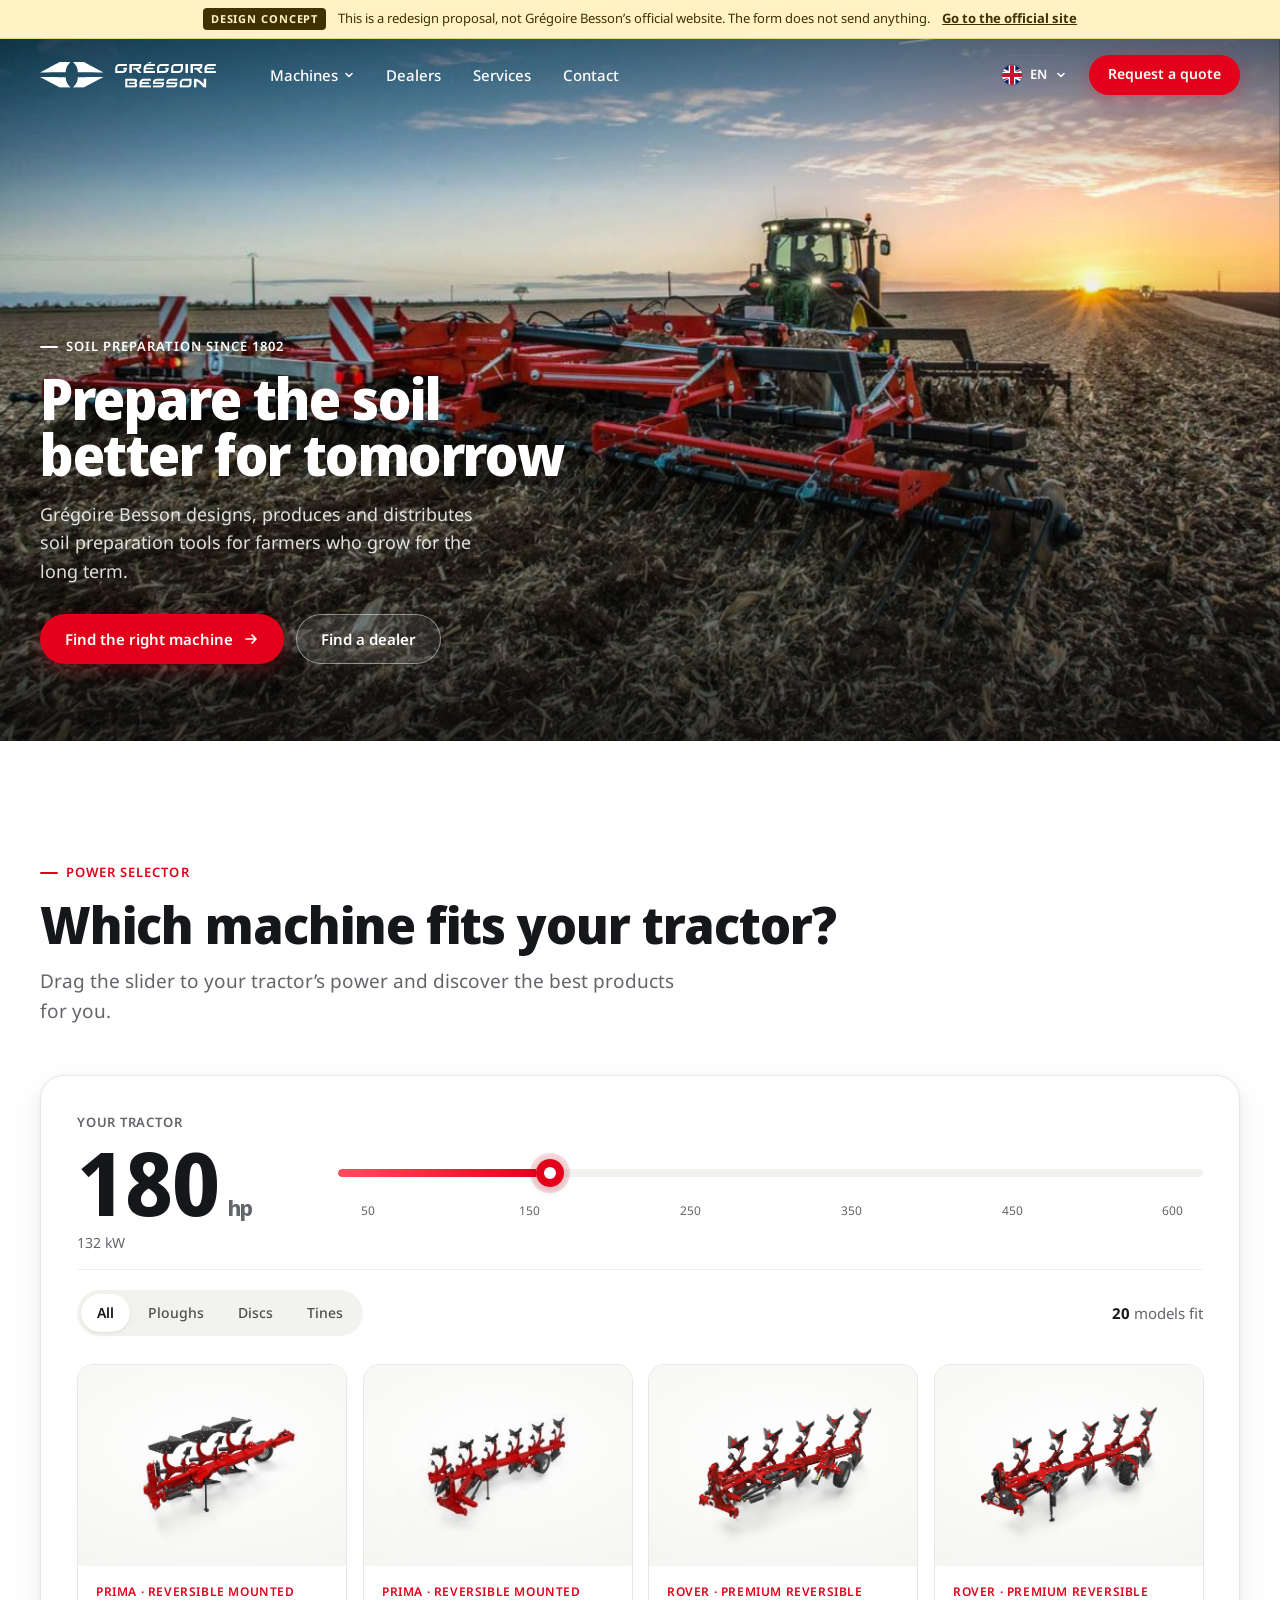
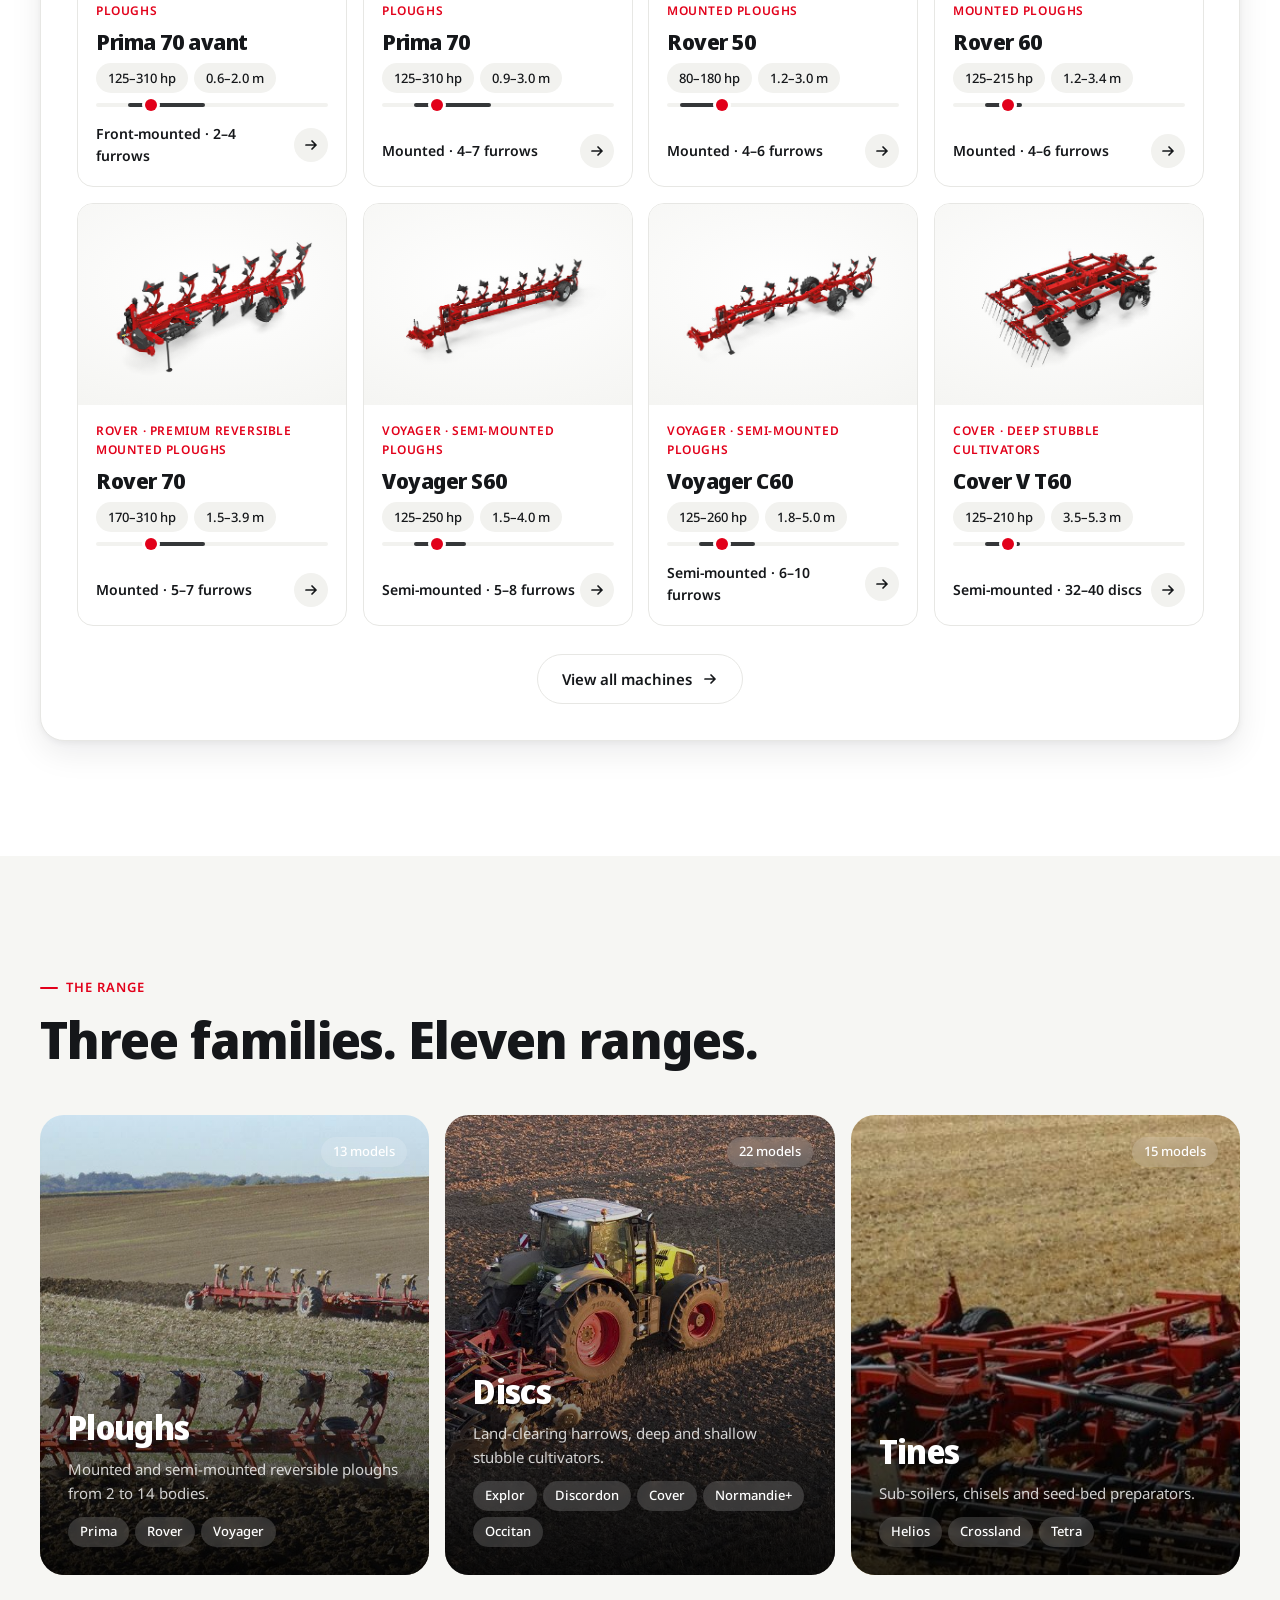
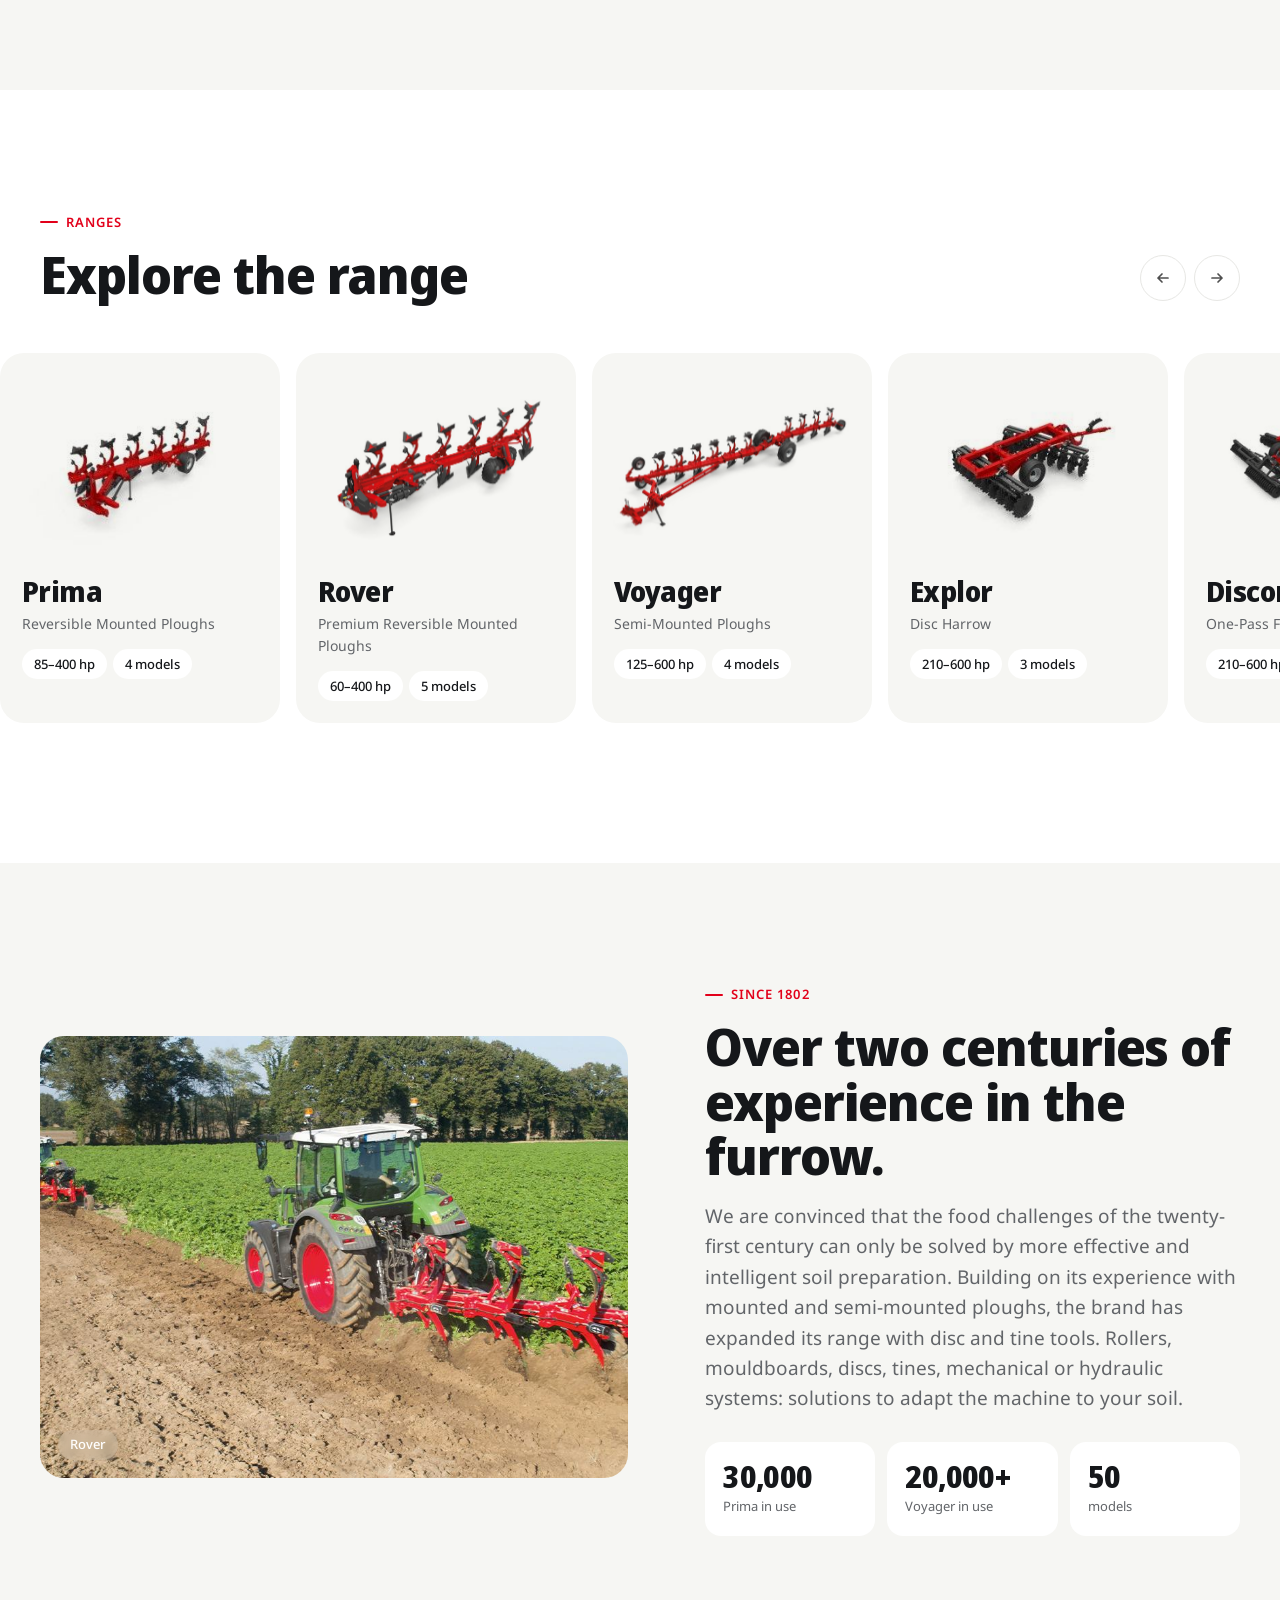
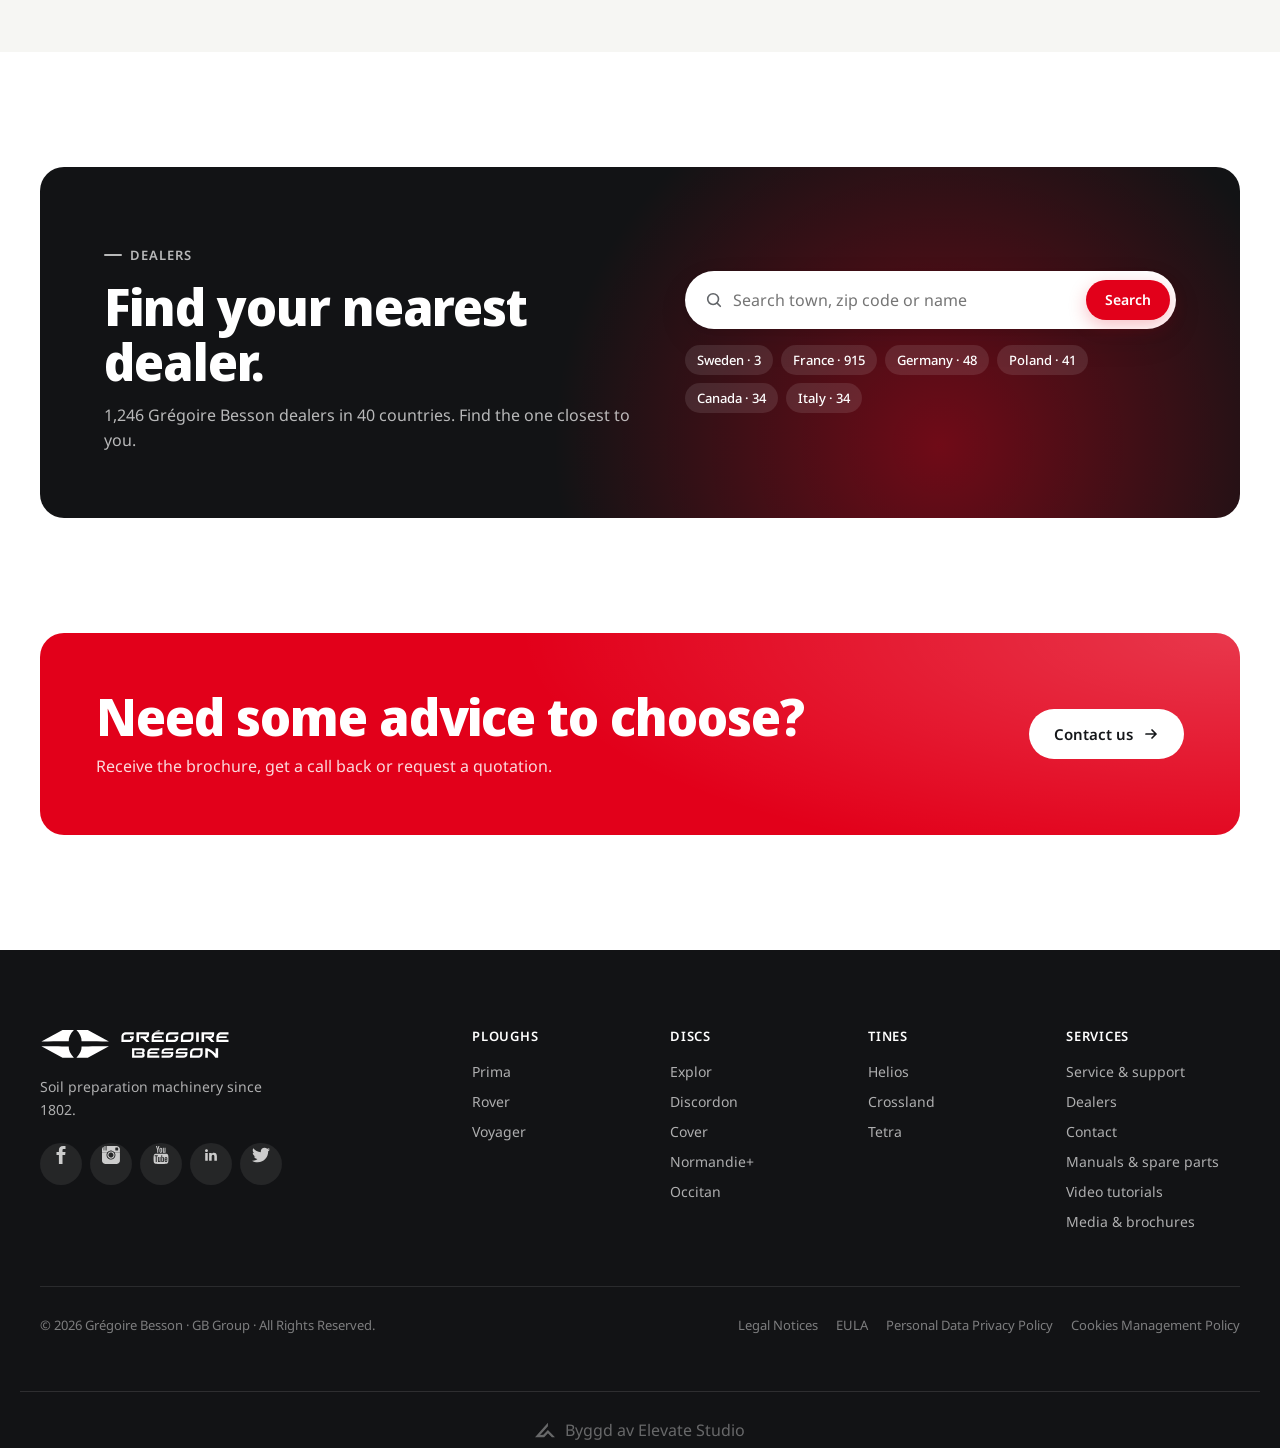
<file: index.html>
<!doctype html>
<html lang="en">
<head>
  <meta charset="utf-8">
  <meta name="viewport" content="width=device-width, initial-scale=1, viewport-fit=cover">
  <title>Grégoire Besson</title>
  <meta name="description" content="">
  <meta name="robots" content="noindex, nofollow">
  <meta name="theme-color" content="#e2001a">
  <link rel="icon" type="image/png" sizes="32x32" href="assets/img/logo/favicon-32.png">
  <link rel="apple-touch-icon" href="assets/img/logo/apple-icon.png">
  <link rel="preconnect" href="https://fonts.googleapis.com">
  <link rel="preconnect" href="https://fonts.gstatic.com" crossorigin>
  <link href="https://fonts.googleapis.com/css2?family=Noto+Sans+Display:ital,wght@0,500;0,600;0,700;0,800;1,700&family=Noto+Sans:wght@400;500;600;700&display=swap" rel="stylesheet">
  <link rel="stylesheet" href="assets/css/style.css">
  <script>
    // Preload the hero photo when the visitor lands on the home page
    if (!location.hash || location.hash === '#/' || location.hash === '#') {
      var l = document.createElement('link');
      l.rel = 'preload'; l.as = 'image'; l.fetchPriority = 'high';
      l.href = 'assets/img/field/hero-home-1280.jpg';
      l.setAttribute('imagesrcset', 'assets/img/field/hero-home-800.jpg 800w, assets/img/field/hero-home-1280.jpg 1280w, assets/img/field/hero-home-1920.jpg 1920w');
      l.setAttribute('imagesizes', '100vw');
      document.head.appendChild(l);
    }
  </script>
</head>
<body>
  <a class="skip" href="#app">Skip to content</a>

  <!-- Concept disclaimer: this is a redesign proposal, not the official site -->
  <div class="concept" role="note">
    <strong data-i18n="concept.label"></strong>
    <span data-i18n="concept.text"></span>
    <a href="https://www.gregoire-besson.com" data-i18n="concept.link"></a>
  </div>

  <header class="header" id="header">
    <div class="header__bar">
      <a class="header__logo" href="#/" aria-label="Grégoire Besson">
        <img class="logo-white" src="assets/img/logo/logo-h.svg" alt="Grégoire Besson" width="176" height="26">
        <img class="logo-red" src="assets/img/logo/logo-h-red.svg" alt="" width="176" height="26">
      </a>

      <nav class="nav" aria-label="Main">
        <button class="nav__link" id="megaBtn" aria-expanded="false" aria-controls="mega">
          <span data-i18n="nav.machines"></span>
          <svg class="chev" width="10" height="10" viewBox="0 0 10 10" aria-hidden="true"><path d="M2 3.5l3 3 3-3" fill="none" stroke="currentColor" stroke-width="1.6" stroke-linecap="round" stroke-linejoin="round"/></svg>
        </button>
        <a class="nav__link" href="#/aterforsaljare" data-route="dealers" data-i18n="nav.dealers"></a>
        <a class="nav__link" href="#/service" data-route="service" data-i18n="nav.services"></a>
        <a class="nav__link" href="#/kontakt" data-route="contact" data-i18n="nav.contact"></a>
      </nav>

      <div class="header__end">
        <div class="lang">
          <button class="lang__btn" id="langBtn" aria-expanded="false" aria-controls="langMenu">
            <img class="flag" id="langFlag" src="assets/img/flags/en.svg" alt="" width="20" height="20">
            <span id="langCode">EN</span>
            <svg class="chev" width="10" height="10" viewBox="0 0 10 10" aria-hidden="true"><path d="M2 3.5l3 3 3-3" fill="none" stroke="currentColor" stroke-width="1.6" stroke-linecap="round" stroke-linejoin="round"/></svg>
          </button>
          <div class="pop pop--lang" id="langMenu" hidden>
            <p class="pop__label" data-i18n="nav.language"></p>
            <div id="langList"></div>
          </div>
        </div>
        <a class="btn btn--red btn--sm header__cta" href="#/kontakt?typ=2" data-i18n="nav.quote"></a>
        <button class="burger" id="burger" aria-expanded="false" aria-controls="sheet"><span></span><span></span><span class="sr" data-i18n="nav.menu"></span></button>
      </div>
    </div>

    <!-- Mega menu -->
    <div class="mega" id="mega" hidden>
      <div class="mega__inner">
        <div class="mega__cols" id="megaCols"></div>
        <aside class="mega__promo">
          <img src="assets/img/field/hero-home-800.jpg" alt="" loading="lazy">
          <div>
            <p class="mega__promo-title" data-i18n="nav.megaCta"></p>
            <p data-i18n="nav.megaCtaText"></p>
            <a class="btn btn--white btn--sm" href="#/maskiner" data-i18n="nav.megaCtaBtn"></a>
          </div>
        </aside>
      </div>
    </div>
  </header>

  <!-- Mobile sheet -->
  <div class="sheet" id="sheet" hidden>
    <div class="sheet__body" id="sheetBody"></div>
  </div>

  <main id="app" tabindex="-1"></main>

  <footer class="footer">
    <div class="footer__inner">
      <div class="footer__top">
        <div class="footer__brand">
          <img src="assets/img/logo/logo-h.svg" alt="Grégoire Besson" width="190" height="28">
          <p data-i18n="footer.tagline"></p>
          <ul class="social">
            <li><a href="https://www.facebook.com/GregoireBessonSAS/" aria-label="Facebook"><img src="assets/img/ui/facebook.svg" alt=""></a></li>
            <li><a href="https://www.instagram.com/gregoire.besson/" aria-label="Instagram"><img src="assets/img/ui/instagram.svg" alt=""></a></li>
            <li><a href="https://www.youtube.com/c/GregoireBessonSASofficial/" aria-label="YouTube"><img src="assets/img/ui/youtube.svg" alt=""></a></li>
            <li><a href="https://www.linkedin.com/company/the-real-gb-group/" aria-label="LinkedIn"><img src="assets/img/ui/linkedin.svg" alt=""></a></li>
            <li><a href="https://twitter.com/gbessonsas/" aria-label="X"><img src="assets/img/ui/twitter.svg" alt=""></a></li>
          </ul>
        </div>
        <div class="footer__cols" id="footerCols"></div>
      </div>
      <div class="footer__bottom">
        <span>© <span id="year"></span> Grégoire Besson · <a href="https://gb-group.co">GB Group</a> · <span data-i18n="footer.rights"></span></span>
        <ul class="footer__legal" id="legal"></ul>
      </div>
    </div>
  <!-- elevate-credit -->
<style>.elevate-credit{max-width:1240px;margin:24px auto 0;padding:20px 16px 0;border-top:1px solid rgba(128,128,128,.25);display:flex;justify-content:center;box-sizing:border-box}.elevate-credit a{display:inline-flex;align-items:center;gap:10px;padding:8px 0;font:inherit;font-size:15px;line-height:1;color:inherit;opacity:.55;text-decoration:none;transition:opacity .2s}.elevate-credit a:hover,.elevate-credit a:focus-visible{opacity:1}.elevate-credit svg{width:20px;height:20px;flex:none;display:block}@media(min-width:1024px){.elevate-credit a{font-size:16px}}</style>
<div class="elevate-credit"><a href="https://elevatestudio.nu" target="_blank" rel="noopener"><svg viewBox="0 0 1884.3 1353.9" aria-hidden="true"><path d="M0.0 1353.9 L1218.7 0.0 L1218.7 329.1 L479.7 1136.4 L786.7 1132.4 L1215.5 687.4 L1884.3 1349.9 L1590.1 1349.9 L1218.6 994.7 L865.4 1349.9Z" fill="currentColor"/></svg>Byggd av Elevate Studio</a></div>
</footer>

  <script src="assets/js/models.js"></script>
  <script src="assets/js/i18n.js"></script>
  <script src="assets/data/content.js"></script>
  <script src="assets/data/dealers.js"></script>
  <script src="assets/data/media.js"></script>
  <script src="assets/js/app.js"></script>
</body>
</html>
</file>
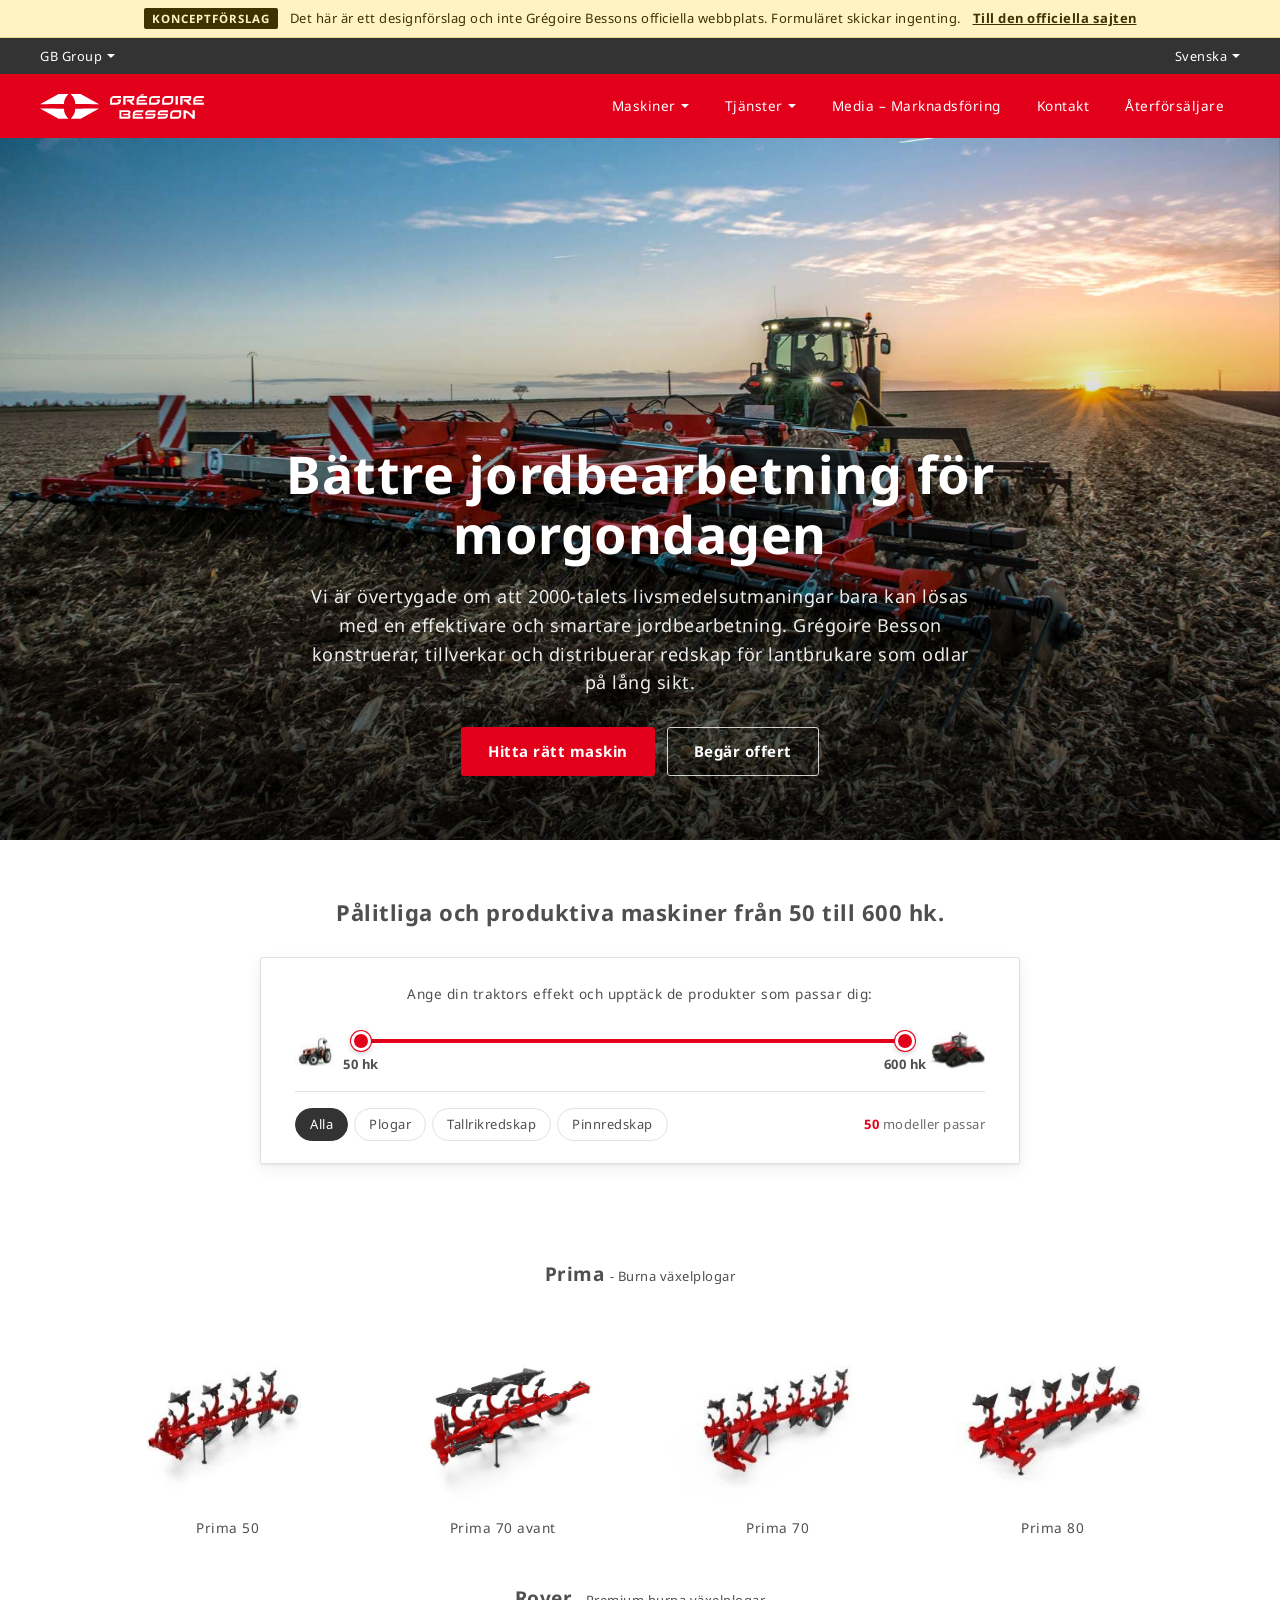
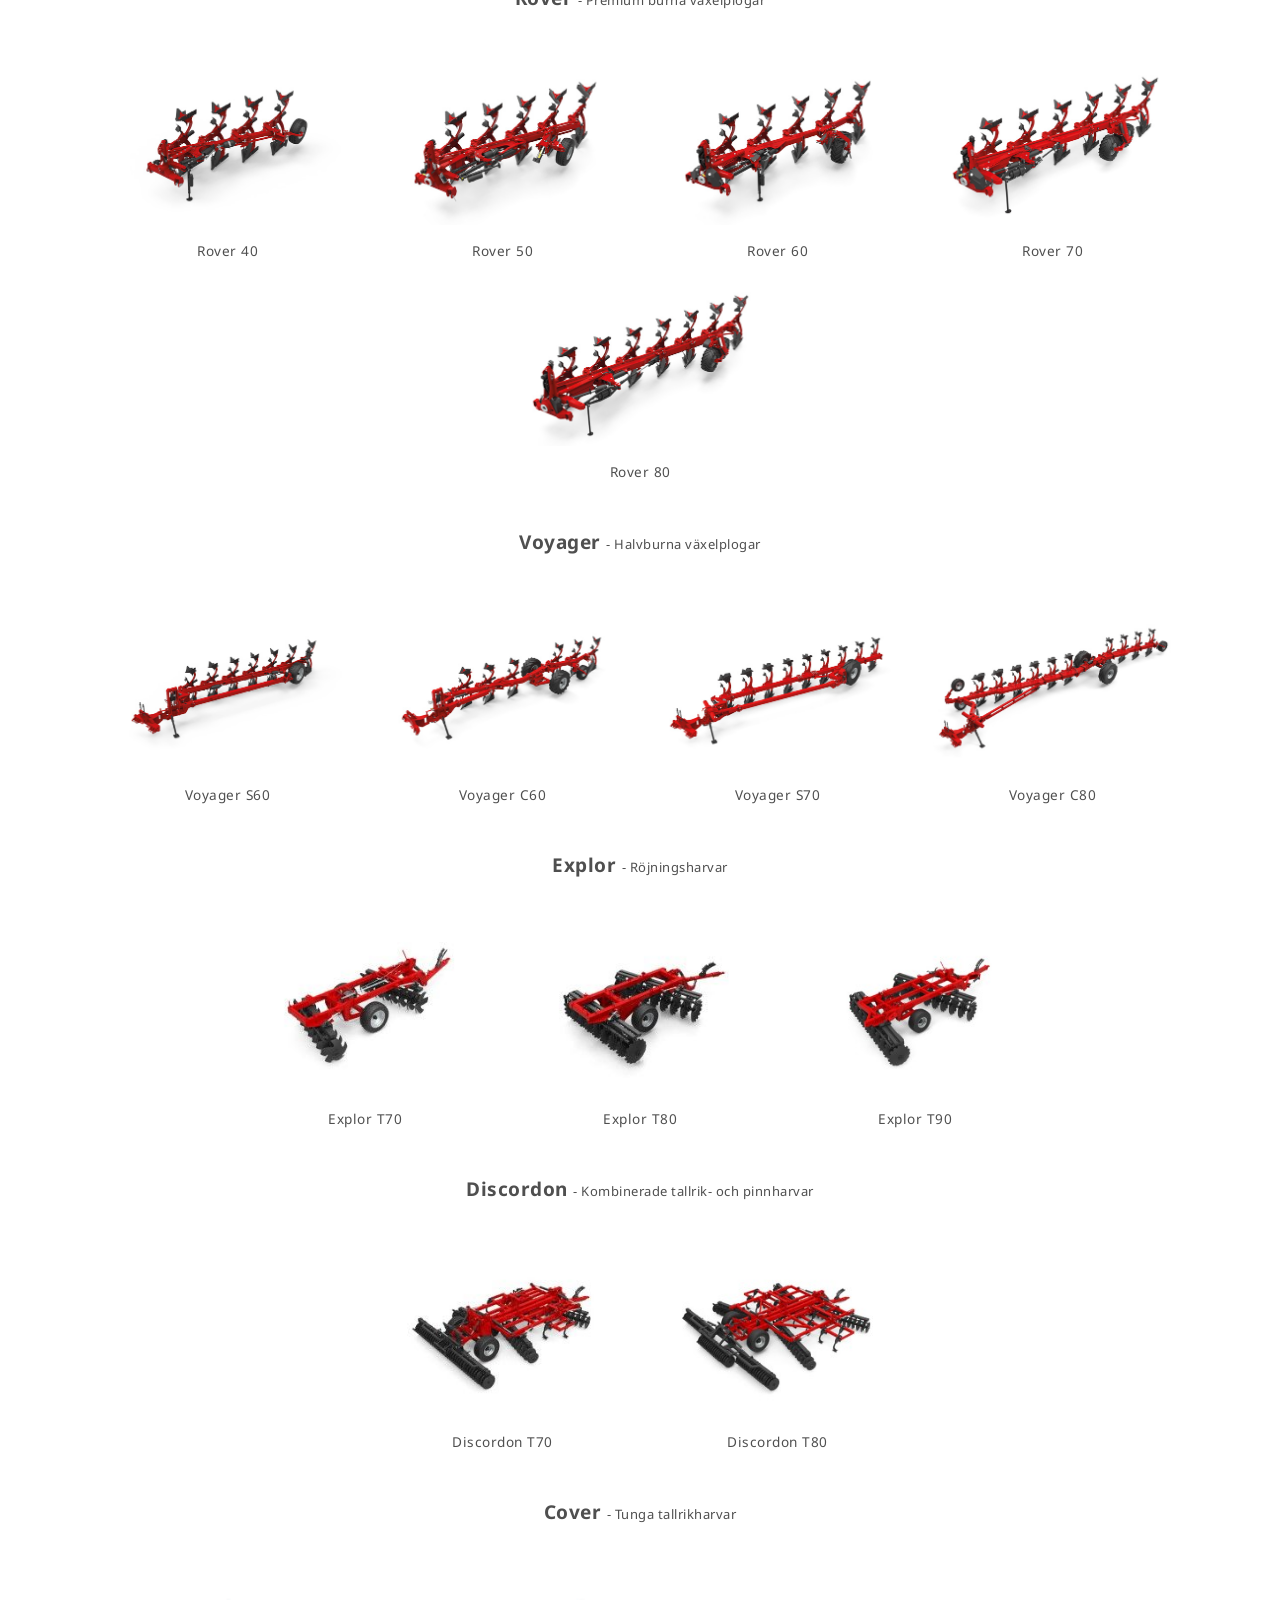
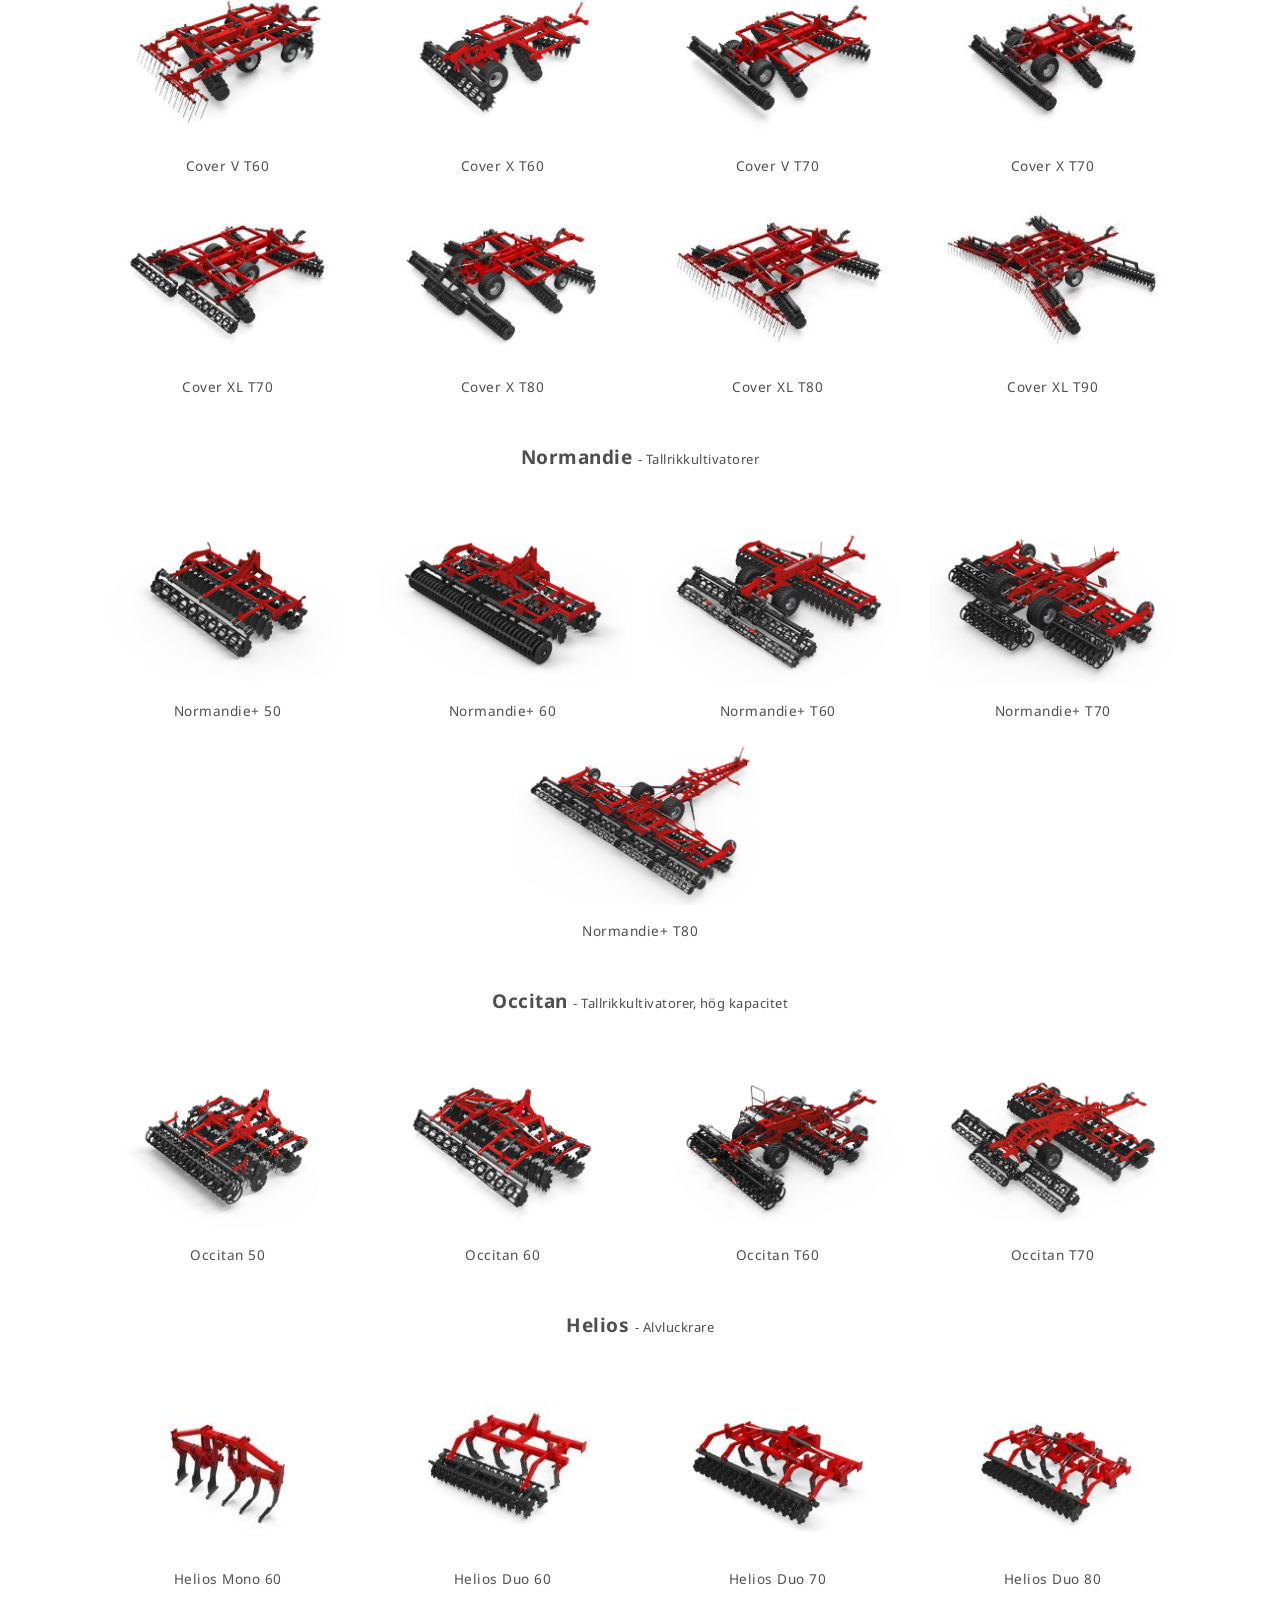
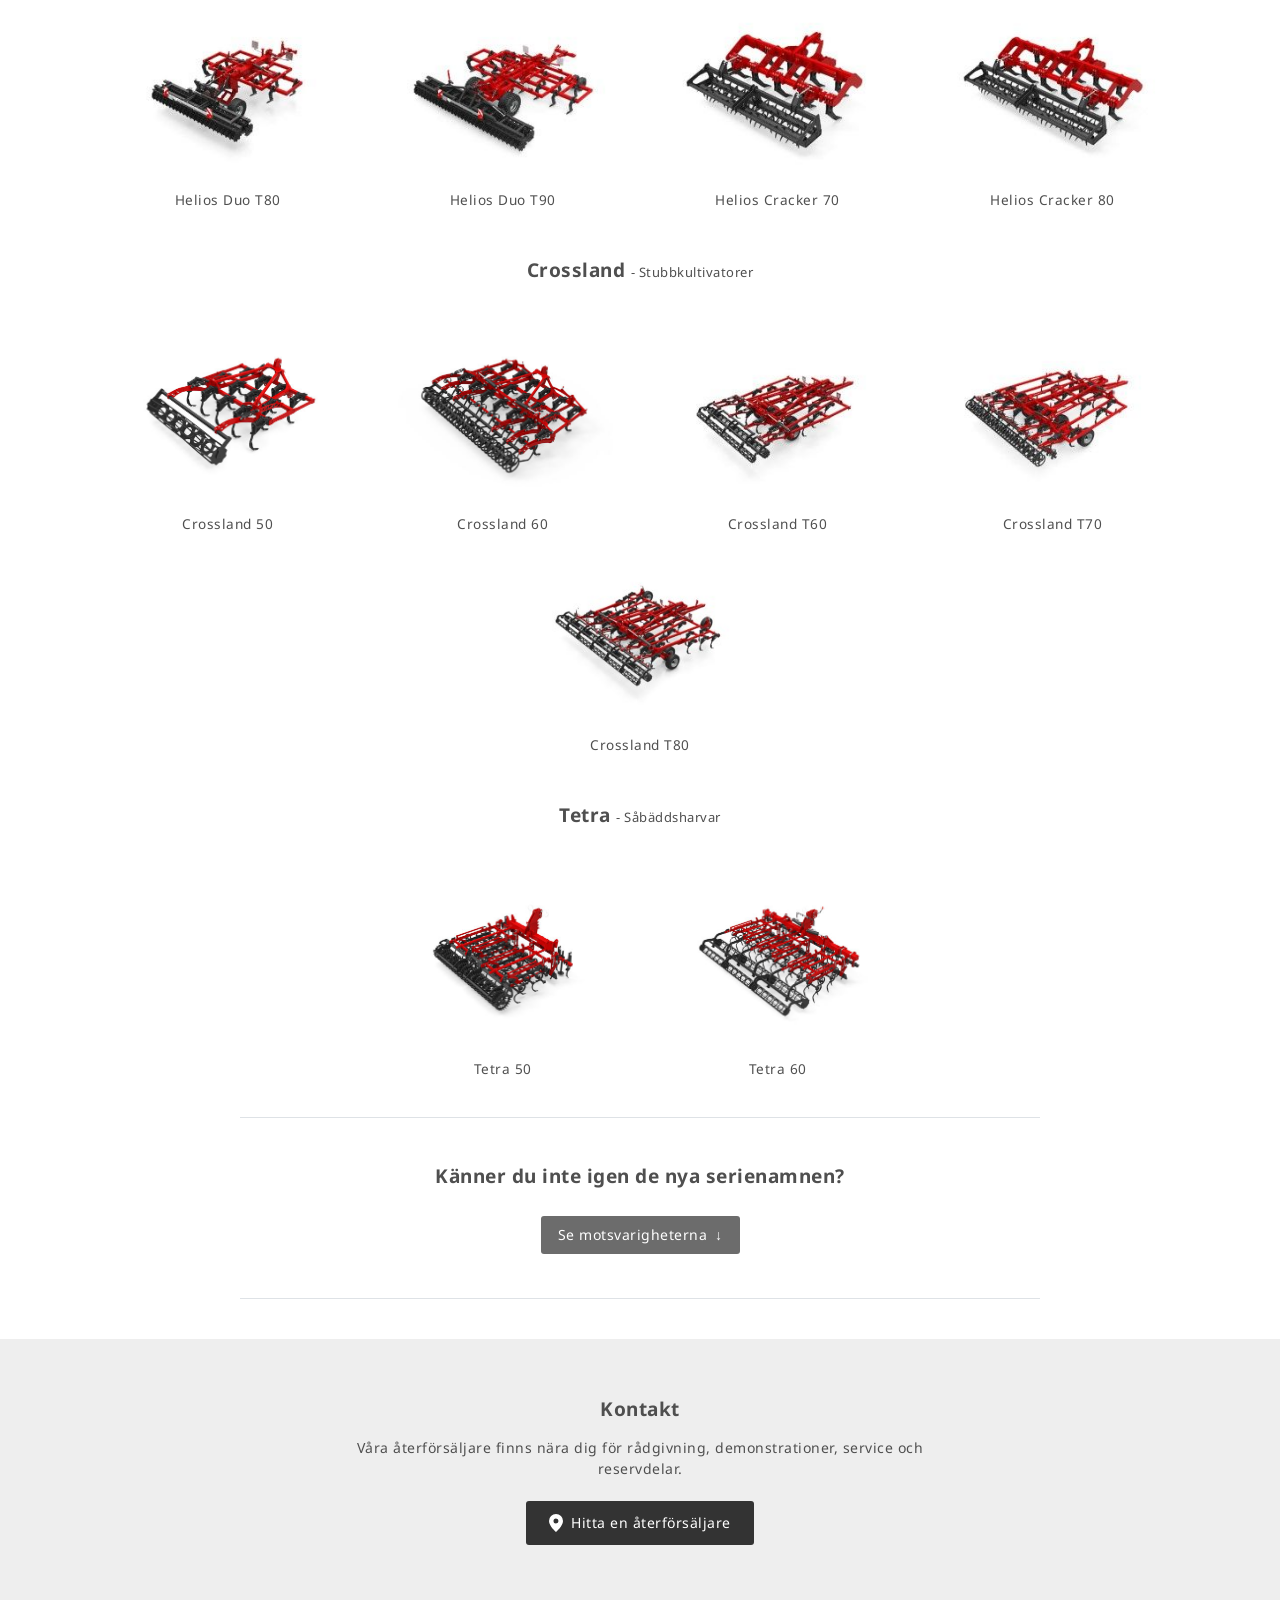
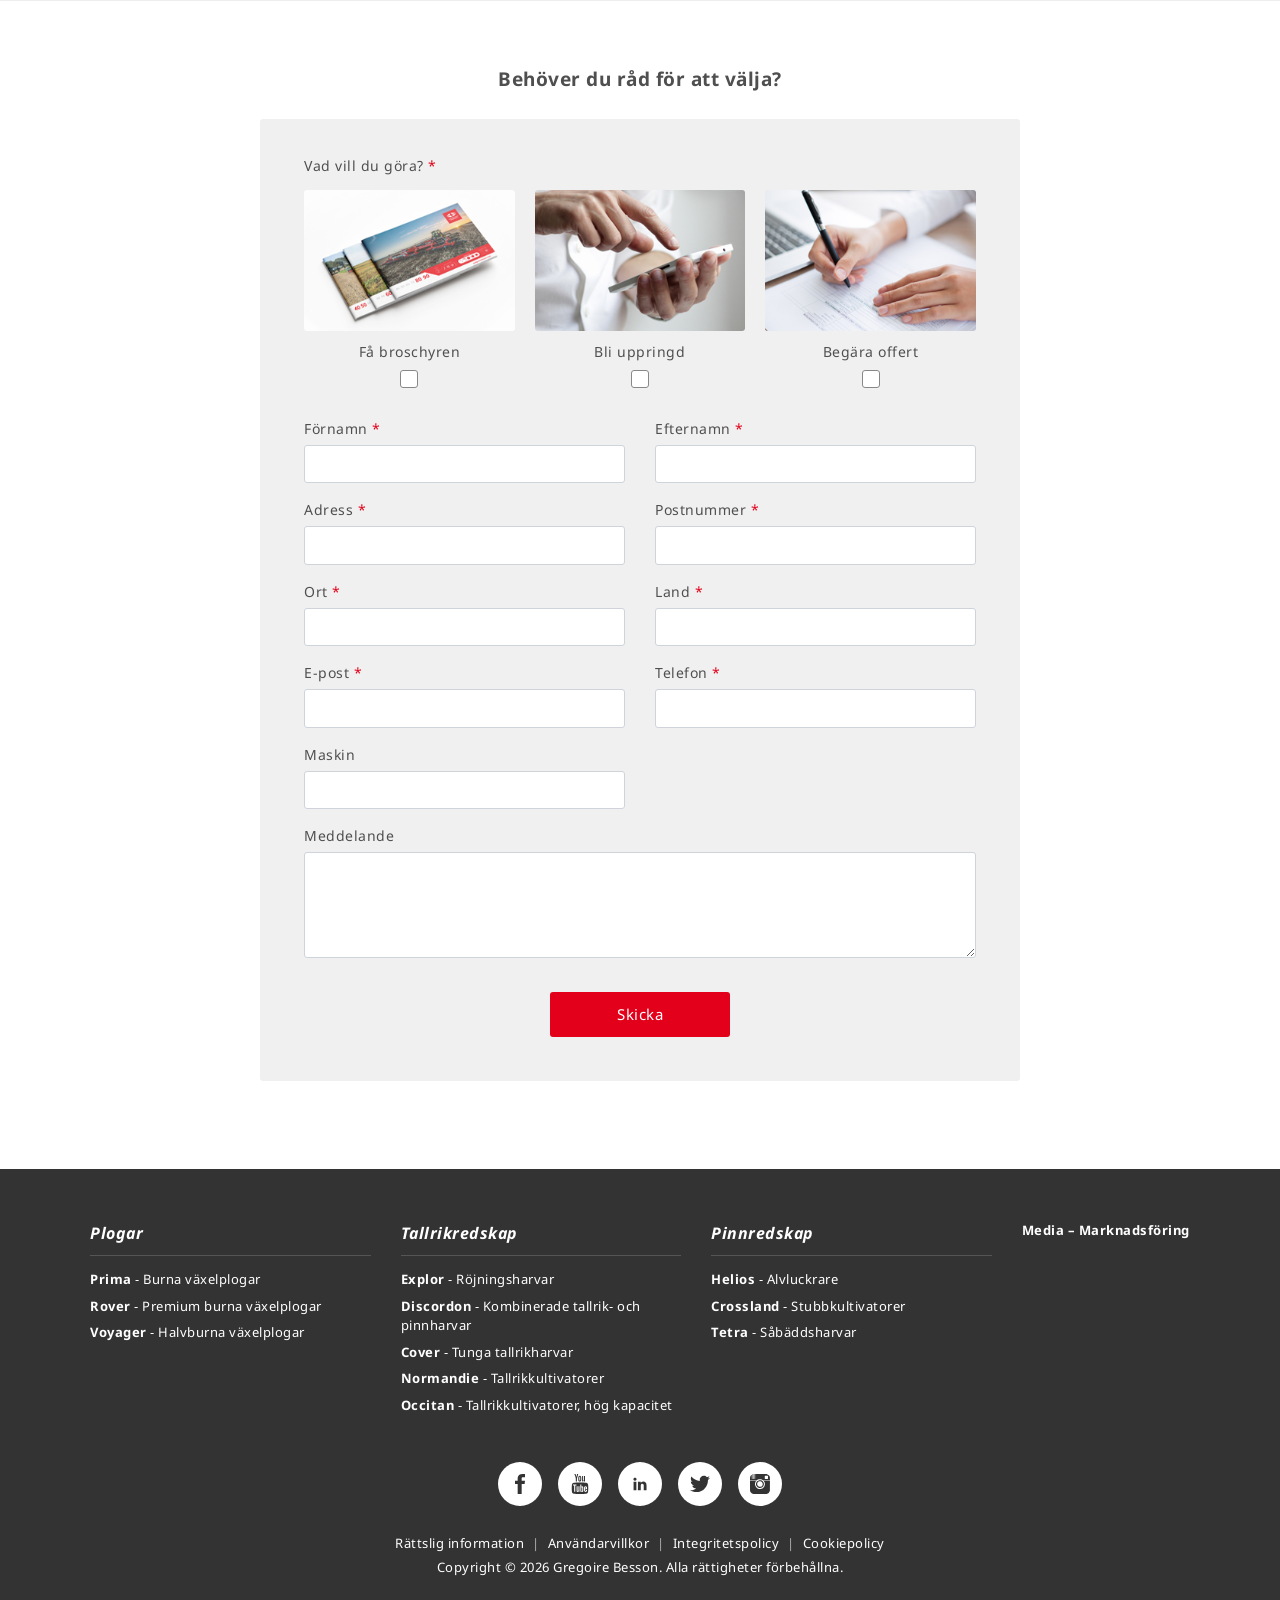
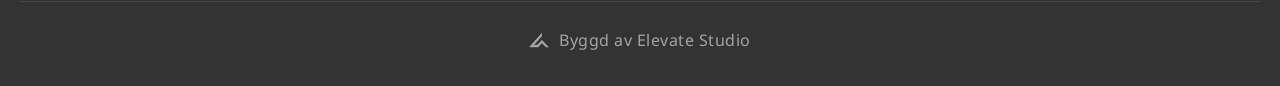
<file: v1/index.html>
<!doctype html>
<html lang="sv">
<head>
  <meta charset="utf-8">
  <meta name="viewport" content="width=device-width, initial-scale=1">
  <title>Grégoire Besson</title>
  <meta name="description" content="">
  <meta name="theme-color" content="#e2001a">
  <meta name="robots" content="noindex, nofollow">
  <link rel="icon" type="image/png" sizes="32x32" href="assets/img/logo/favicon-32.png">
  <link rel="apple-touch-icon" href="assets/img/logo/apple-icon.png">
  <link rel="preconnect" href="https://fonts.googleapis.com">
  <link rel="preconnect" href="https://fonts.gstatic.com" crossorigin>
  <link href="https://fonts.googleapis.com/css2?family=Noto+Sans:ital,wght@0,400;0,500;0,700;1,400;1,700&display=swap" rel="stylesheet">
  <link rel="stylesheet" href="assets/css/style.css">
</head>
<body>
  <a class="skip" href="#main">Skip to content</a>

  <!-- Concept disclaimer: this is a redesign proposal, not the official site -->
  <div class="concept" role="note">
    <strong data-i18n="concept.label"></strong>
    <span data-i18n="concept.text"></span>
    <a href="https://www.gregoire-besson.com" data-i18n="concept.link"></a>
  </div>

  <!-- Top bar: GB Group + language (same pattern as the current site) -->
  <div class="topbar">
    <div class="container topbar__inner">
      <div class="dd" data-dd>
        <button class="dd__btn" aria-expanded="false">GB Group <i class="caret" aria-hidden="true"></i></button>
        <ul class="dd__menu" hidden>
          <li><a href="https://gb-group.co">GB Group</a></li>
          <li><a href="https://agriway.it">Agriway</a></li>
        </ul>
      </div>
      <div class="dd dd--right" data-dd>
        <button class="dd__btn" aria-expanded="false" id="langBtn"><span id="langCurrent">Svenska</span> <i class="caret" aria-hidden="true"></i></button>
        <ul class="dd__menu" hidden id="langList"></ul>
      </div>
    </div>
  </div>

  <!-- Red navbar -->
  <header class="navbar" id="navbar">
    <div class="container navbar__inner">
      <a class="navbar__brand" href="#top" aria-label="Grégoire Besson">
        <img src="assets/img/logo/logo-h.svg" alt="Grégoire Besson" width="164" height="25">
      </a>
      <button class="navbar__toggle" id="navToggle" aria-expanded="false" aria-controls="navMenu">
        <span></span><span></span><span></span><span class="sr" data-i18n="nav.menu"></span>
      </button>
      <nav class="navbar__nav" id="navMenu" aria-label="Main">
        <div class="navitem navitem--mega" data-dd>
          <button class="navlink dd__btn" aria-expanded="false"><span data-i18n="nav.machines"></span> <i class="caret" aria-hidden="true"></i></button>
          <div class="mega dd__menu" hidden>
            <div class="container mega__grid" id="megaMenu"></div>
          </div>
        </div>
        <div class="navitem" data-dd>
          <button class="navlink dd__btn" aria-expanded="false"><span data-i18n="nav.services"></span> <i class="caret" aria-hidden="true"></i></button>
          <ul class="dd__menu dd__menu--nav" hidden>
            <li><a href="https://www.gregoire-besson.com/sv/parts-catalogues-manuals" data-i18n="nav.manuals"></a></li>
            <li><a href="https://www.gregoire-besson.com/sv/video-tutorials" data-i18n="nav.videos"></a></li>
          </ul>
        </div>
        <a class="navlink" href="https://marketing.gb-group.co/gregoire-besson" data-i18n="nav.media"></a>
        <a class="navlink" href="#contact" data-i18n="nav.contact"></a>
        <a class="navlink" href="https://www.gregoire-besson.com/sv/dealers" data-i18n="nav.dealers"></a>
      </nav>
    </div>
  </header>

  <main id="main">
    <!-- Hero -->
    <section class="hero" id="top">
      <img class="hero__img" src="assets/img/field/hero-home.jpg" alt="" width="1900" height="960">
      <div class="hero__inner container">
        <h1 class="hero__title" data-i18n="hero.title"></h1>
        <p class="hero__text" data-i18n="hero.text"></p>
        <div class="hero__ctas">
          <a class="btn btn--red btn--lg" href="#power" data-i18n="hero.cta"></a>
          <a class="btn btn--outline-light btn--lg" href="#contact" data-i18n="hero.cta2"></a>
        </div>
      </div>
    </section>

    <!-- Power selector -->
    <section class="power" id="power">
      <div class="container">
        <h2 class="section-title" data-i18n="power.title"></h2>
        <div class="power__box">
          <p class="power__text" data-i18n="power.text"></p>
          <div class="power__slider">
            <img class="power__icon" src="assets/img/ui/tractor-small.jpg" alt="" width="42" height="32">
            <div class="range" id="range">
              <div class="range__track"><div class="range__fill" id="rangeFill"></div></div>
              <input type="range" id="hpMin" min="50" max="600" step="5" value="50" aria-label="Min">
              <input type="range" id="hpMax" min="50" max="600" step="5" value="600" aria-label="Max">
              <output class="range__label" id="labelMin"></output>
              <output class="range__label" id="labelMax"></output>
            </div>
            <img class="power__icon power__icon--lg" src="assets/img/ui/tractor-large.jpg" alt="" width="56" height="37">
          </div>
          <div class="power__foot">
            <div class="pills" id="catPills" role="tablist"></div>
            <p class="power__count" id="powerCount" aria-live="polite"></p>
          </div>
        </div>
      </div>
    </section>

    <!-- Ranges / product grid -->
    <section class="ranges" id="machines">
      <div class="container" id="ranges"></div>
      <p class="container ranges__none" id="rangesNone" hidden data-i18n="power.none"></p>
    </section>

    <!-- Correspondence -->
    <section class="corr" id="names">
      <div class="container corr__inner">
        <h2 class="section-title section-title--sm" data-i18n="names.title"></h2>
        <button class="btn btn--grey" id="corrToggle" aria-expanded="false" aria-controls="corrPanel"><span data-i18n="names.button"></span> <span aria-hidden="true">↓</span></button>
        <div class="corr__panel" id="corrPanel" hidden>
          <input class="input corr__search" type="search" id="corrSearch" data-i18n-placeholder="names.placeholder" autocomplete="off">
          <table class="corr__table">
            <thead><tr><th data-i18n="names.old"></th><th data-i18n="names.now"></th></tr></thead>
            <tbody id="corrRows"></tbody>
          </table>
        </div>
      </div>
    </section>

    <!-- Contact band -->
    <section class="contact-band" id="contact">
      <div class="container contact-band__inner">
        <h2 class="section-title section-title--sm" data-i18n="contact.title"></h2>
        <p data-i18n="contact.text"></p>
        <a class="btn btn--dark" href="https://www.gregoire-besson.com/sv/dealers">
          <svg width="14" height="18" viewBox="0 0 14 18" aria-hidden="true"><path d="M7 0a7 7 0 0 0-7 7c0 5 7 11 7 11s7-6 7-11a7 7 0 0 0-7-7zm0 9.5A2.5 2.5 0 1 1 7 4.5a2.5 2.5 0 0 1 0 5z" fill="currentColor"/></svg>
          <span data-i18n="contact.dealers"></span>
        </a>
      </div>
    </section>

    <!-- Request form -->
    <section class="request">
      <div class="container">
        <h2 class="section-title section-title--sm" data-i18n="contact.formTitle"></h2>
        <form class="request__box" id="requestForm" novalidate>
          <fieldset class="request__types">
            <legend><span data-i18n="contact.want"></span> <b class="req">*</b></legend>
            <div class="types" id="types"></div>
            <p class="field-error" id="typeError" hidden data-i18n="contact.pickType"></p>
          </fieldset>
          <div class="request__grid">
            <label class="field"><span><span data-i18n="contact.firstname"></span> <b class="req">*</b></span><input class="input" name="firstname" required autocomplete="given-name"></label>
            <label class="field"><span><span data-i18n="contact.lastname"></span> <b class="req">*</b></span><input class="input" name="lastname" required autocomplete="family-name"></label>
            <label class="field"><span><span data-i18n="contact.address"></span> <b class="req">*</b></span><input class="input" name="address" required autocomplete="street-address"></label>
            <label class="field"><span><span data-i18n="contact.zip"></span> <b class="req">*</b></span><input class="input" name="zip" required autocomplete="postal-code"></label>
            <label class="field"><span><span data-i18n="contact.city"></span> <b class="req">*</b></span><input class="input" name="city" required autocomplete="address-level2"></label>
            <label class="field"><span><span data-i18n="contact.country"></span> <b class="req">*</b></span><input class="input" name="country" required autocomplete="country-name"></label>
            <label class="field"><span><span data-i18n="contact.email"></span> <b class="req">*</b></span><input class="input" name="email" type="email" required autocomplete="email"></label>
            <label class="field"><span><span data-i18n="contact.phone"></span> <b class="req">*</b></span><input class="input" name="phone" type="tel" required autocomplete="tel"></label>
            <label class="field"><span data-i18n="contact.machine"></span><input class="input" name="machine" id="machineField" list="machineList"><datalist id="machineList"></datalist></label>
            <label class="field field--wide"><span data-i18n="contact.message"></span><textarea class="input" name="message" rows="4"></textarea></label>
          </div>
          <div class="request__send">
            <button class="btn btn--red btn--send" type="submit" data-i18n="contact.send"></button>
          </div>
          <p class="request__ok" id="requestOk" hidden role="status" data-i18n="contact.sent"></p>
        </form>
      </div>
    </section>
  </main>

  <footer class="footer">
    <div class="container">
      <div class="footer__cols" id="footerCols"></div>
      <ul class="social">
        <li><a href="https://www.facebook.com/GregoireBessonSAS/" aria-label="Facebook"><img src="assets/img/ui/facebook.svg" alt=""></a></li>
        <li><a href="https://www.youtube.com/c/GregoireBessonSASofficial/" aria-label="YouTube"><img src="assets/img/ui/youtube.svg" alt=""></a></li>
        <li><a href="https://www.linkedin.com/company/the-real-gb-group/" aria-label="LinkedIn"><img src="assets/img/ui/linkedin.svg" alt=""></a></li>
        <li><a href="https://twitter.com/gbessonsas/" aria-label="Twitter"><img src="assets/img/ui/twitter.svg" alt=""></a></li>
        <li><a href="https://www.instagram.com/gregoire.besson/" aria-label="Instagram"><img src="assets/img/ui/instagram.svg" alt=""></a></li>
      </ul>
      <ul class="legal" id="legal"></ul>
      <p class="copyright">Copyright © <span id="year"></span> Gregoire Besson. <span data-i18n="footer.rights"></span></p>
    </div>
  <!-- elevate-credit -->
<style>.elevate-credit{max-width:1240px;margin:24px auto 0;padding:20px 16px 0;border-top:1px solid rgba(128,128,128,.25);display:flex;justify-content:center;box-sizing:border-box}.elevate-credit a{display:inline-flex;align-items:center;gap:10px;padding:8px 0;font:inherit;font-size:15px;line-height:1;color:inherit;opacity:.55;text-decoration:none;transition:opacity .2s}.elevate-credit a:hover,.elevate-credit a:focus-visible{opacity:1}.elevate-credit svg{width:20px;height:20px;flex:none;display:block}@media(min-width:1024px){.elevate-credit a{font-size:16px}}</style>
<div class="elevate-credit"><a href="https://elevatestudio.nu" target="_blank" rel="noopener"><svg viewBox="0 0 1884.3 1353.9" aria-hidden="true"><path d="M0.0 1353.9 L1218.7 0.0 L1218.7 329.1 L479.7 1136.4 L786.7 1132.4 L1215.5 687.4 L1884.3 1349.9 L1590.1 1349.9 L1218.6 994.7 L865.4 1349.9Z" fill="currentColor"/></svg>Byggd av Elevate Studio</a></div>
</footer>

  <!-- Model detail -->
  <dialog class="modal" id="modal" aria-labelledby="modalTitle">
    <div class="modal__inner" id="modalBody"></div>
  </dialog>

  <script src="assets/js/models.js"></script>
  <script src="assets/js/i18n.js"></script>
  <script src="assets/js/app.js"></script>
</body>
</html>
</file>
<file: assets/css/style.css>
/* Grégoire Besson — modern proposal on the brand's own foundations:
   signal red #e2001a, white surfaces, product renders on light tiles, the Noto type family
   (Noto Sans Display for headlines, Noto Sans for text). */
:root {
  --red: #e2001a;
  --red-600: #c70017;
  --red-50: #fff1f2;
  --ink: #15171a;
  --text: #4f4f4f;
  --muted: #626569;
  --line: #e7e7e4;
  --line-2: #efefec;
  --bg: #ffffff;
  --bg-soft: #f6f6f3;
  --tile: #f2f2ef;
  --dark: #121315;

  --display: 'Noto Sans Display', 'Noto Sans', Arial, sans-serif;
  --sans: 'Noto Sans', Arial, sans-serif;

  --r-sm: 10px;
  --r: 16px;
  --r-lg: 24px;
  --pill: 999px;
  --shadow-sm: 0 1px 2px rgba(16,18,20,.06), 0 2px 8px rgba(16,18,20,.04);
  --shadow: 0 2px 6px rgba(16,18,20,.05), 0 12px 32px rgba(16,18,20,.08);
  --shadow-lg: 0 24px 64px rgba(16,18,20,.16);
  --ease: cubic-bezier(.22,.8,.24,1);
  --max: 1280px;
  --gutter: clamp(16px, 4vw, 40px);
  --header-h: 72px;
  --concept-h: 37px;
}

*, *::before, *::after { box-sizing: border-box; }
html { -webkit-text-size-adjust: 100%; scroll-behavior: smooth; scroll-padding-top: calc(var(--header-h) + var(--concept-h) + 16px); }
body { margin: 0; font-family: var(--sans); font-size: 16px; line-height: 1.6; color: var(--text); background: var(--bg); -webkit-font-smoothing: antialiased; text-rendering: optimizeLegibility; overflow-x: hidden; }
img { display: block; max-width: 100%; }
a { color: inherit; text-decoration: none; }
button, input, select, textarea { font: inherit; color: inherit; }
button { cursor: pointer; }
h1, h2, h3, h4 { font-family: var(--display); color: var(--ink); margin: 0; font-weight: 800; letter-spacing: -.02em; line-height: 1.05; }
p { margin: 0; }
:focus-visible { outline: 2px solid var(--red); outline-offset: 3px; border-radius: 6px; }
::selection { background: var(--red); color: #fff; }
.sr, .skip:not(:focus) { position: absolute; width: 1px; height: 1px; overflow: hidden; clip: rect(0 0 0 0); white-space: nowrap; }
.skip:focus { position: fixed; z-index: 200; top: 8px; left: 8px; background: #fff; padding: 8px 14px; border-radius: 8px; }
.wrap { width: 100%; max-width: var(--max); margin: 0 auto; padding: 0 var(--gutter); }
[hidden] { display: none !important; }

/* ---------- Type helpers ---------- */
.eyebrow { display: inline-flex; align-items: center; gap: 8px; font-size: 13px; font-weight: 600; letter-spacing: .08em; text-transform: uppercase; color: var(--red); margin-bottom: 14px; }
.eyebrow::before { content: ''; width: 18px; height: 2px; border-radius: 2px; background: currentColor; }
.eyebrow--light { color: #fff; }
.h1 { font-size: clamp(38px, 5.6vw, 76px); line-height: 1; letter-spacing: -.03em; }
.h2 { font-size: clamp(30px, 4.2vw, 52px); }
.h3 { font-size: clamp(22px, 2.2vw, 28px); letter-spacing: -.015em; }
.lead { font-size: clamp(17px, 1.5vw, 19px); color: var(--muted); max-width: 60ch; }
.section { padding: clamp(64px, 9vw, 120px) 0; }
.section--soft { background: var(--bg-soft); }
.section__head { display: flex; align-items: flex-end; justify-content: space-between; gap: 24px; margin-bottom: clamp(28px, 4vw, 48px); flex-wrap: wrap; }
.section__head .lead { margin-top: 14px; }

/* ---------- Buttons ---------- */
.btn { display: inline-flex; align-items: center; justify-content: center; gap: 10px; height: 50px; padding: 0 24px; border-radius: var(--pill); border: 1px solid transparent; font-weight: 600; font-size: 15px; white-space: nowrap; transition: background .2s, color .2s, border-color .2s, box-shadow .25s, transform .25s var(--ease); }
.btn:active { transform: scale(.98); }
.btn svg { transition: transform .25s var(--ease); }
.btn:hover svg { transform: translateX(3px); }
.btn--red { background: var(--red); color: #fff; box-shadow: 0 6px 18px rgba(226,0,26,.25); }
.btn--red:hover { background: var(--red-600); box-shadow: 0 10px 26px rgba(226,0,26,.32); }
.btn--ink { background: var(--ink); color: #fff; }
.btn--ink:hover { background: #000; }
.btn--white { background: #fff; color: var(--ink); }
.btn--white:hover { background: #f1f1f1; }
.btn--glass { background: rgba(255,255,255,.1); color: #fff; border-color: rgba(255,255,255,.45); backdrop-filter: blur(5px); -webkit-backdrop-filter: blur(5px); }
.btn--glass:hover { background: rgba(255,255,255,.2); }
.btn--line { border-color: var(--line); color: var(--ink); background: #fff; }
.btn--line:hover { border-color: var(--ink); }
.btn--sm { height: 40px; padding: 0 18px; font-size: 14px; }
.btn--block { width: 100%; }
.link-arrow { display: inline-flex; align-items: center; gap: 8px; font-weight: 600; color: var(--ink); }
.link-arrow svg { transition: transform .25s var(--ease); }
.link-arrow:hover { color: var(--red); }
.link-arrow:hover svg { transform: translateX(4px); }
.chip { display: inline-flex; align-items: center; gap: 6px; height: 30px; padding: 0 12px; border-radius: var(--pill); background: var(--tile); color: var(--ink); font-size: 13px; font-weight: 500; white-space: nowrap; }
.chip--red { background: var(--red-50); color: var(--red); }
.chip--glass { background: rgba(255,255,255,.16); color: #fff; backdrop-filter: blur(4px); -webkit-backdrop-filter: blur(4px); }

/* ---------- Concept banner ---------- */
.concept { position: sticky; top: 0; z-index: 70; display: flex; flex-wrap: wrap; justify-content: center; align-items: center; gap: 4px 12px; padding: 8px 20px; background: #fff3c4; color: #3d3200; font-size: 13px; text-align: center; border-bottom: 1px solid #e8d78a; }
.concept strong { text-transform: uppercase; font-size: 11px; letter-spacing: .08em; background: #3d3200; color: #fff3c4; padding: 2px 8px; border-radius: 4px; }
.concept a { font-weight: 700; text-decoration: underline; }

/* ---------- Header ---------- */
.header { position: sticky; top: var(--concept-h); z-index: 60; height: var(--header-h); margin-bottom: calc(var(--header-h) * -1); color: #fff; transition: color .3s; }
.header::before { content: ''; position: absolute; inset: 0; background: rgba(255,255,255,.93); backdrop-filter: saturate(1.4) blur(10px); -webkit-backdrop-filter: saturate(1.4) blur(10px); border-bottom: 1px solid rgba(0,0,0,.06); opacity: 0; transition: opacity .3s; }
.header.is-solid, .header.is-open { color: var(--ink); }
.header.is-solid::before, .header.is-open::before { opacity: 1; }
.header__bar { position: relative; height: 100%; max-width: var(--max); margin: 0 auto; padding: 0 var(--gutter); display: flex; align-items: center; gap: 28px; }
.header__logo { position: relative; width: 176px; height: 26px; flex: none; }
.header__logo img { position: absolute; inset: 0; width: 100%; height: auto; transition: opacity .3s; }
.logo-red { opacity: 0; }
.header.is-solid .logo-red, .header.is-open .logo-red { opacity: 1; }
.header.is-solid .logo-white, .header.is-open .logo-white { opacity: 0; }
.nav { display: flex; align-items: center; gap: 4px; margin-left: 12px; }
.nav__more { position: relative; }
.nav__link { position: relative; display: inline-flex; align-items: center; gap: 6px; height: 40px; padding: 0 14px; border-radius: var(--pill); background: none; border: 0; font-size: 15px; font-weight: 500; transition: background .2s; }
.nav__link:hover, .nav__link[aria-expanded="true"] { background: rgba(127,127,127,.14); }
.nav__link.is-active::after { content: ''; position: absolute; left: 50%; bottom: 3px; width: 4px; height: 4px; margin-left: -2px; border-radius: 50%; background: var(--red); }
.chev { transition: transform .25s var(--ease); }
[aria-expanded="true"] > .chev { transform: rotate(180deg); }
.header__end { margin-left: auto; display: flex; align-items: center; gap: 10px; }

.lang { position: relative; }
.lang__btn { display: inline-flex; align-items: center; gap: 8px; height: 40px; padding: 0 12px 0 10px; border-radius: var(--pill); border: 1px solid rgba(127,127,127,.35); background: none; font-size: 13px; font-weight: 600; letter-spacing: .04em; transition: background .2s, border-color .2s; }
.lang__btn:hover, .lang__btn[aria-expanded="true"] { background: rgba(127,127,127,.14); }
.pop { position: absolute; top: calc(100% + 10px); right: 0; z-index: 80; min-width: 230px; padding: 8px; background: #fff; color: var(--ink); border-radius: var(--r); box-shadow: var(--shadow-lg); border: 1px solid var(--line-2); transform-origin: top right; animation: pop .22s var(--ease); }
.pop--menu { left: 0; right: auto; transform-origin: top left; min-width: 260px; }
@keyframes pop { from { opacity: 0; transform: translateY(-6px) scale(.97); } }
.pop__label { padding: 6px 10px 8px; font-size: 12px; font-weight: 600; letter-spacing: .06em; text-transform: uppercase; color: var(--muted); }
.pop a, .lang-opt { display: flex; align-items: center; gap: 12px; width: 100%; padding: 10px; border-radius: var(--r-sm); background: none; border: 0; text-align: left; font-size: 15px; transition: background .15s; }
.pop a:hover, .lang-opt:hover { background: var(--bg-soft); }
.pop .ico { width: 30px; height: 30px; display: grid; place-items: center; border-radius: 8px; background: var(--tile); font-size: 13px; color: var(--ink); }
.flag { width: 20px; height: 20px; border-radius: 50%; object-fit: cover; box-shadow: 0 0 0 1px rgba(0,0,0,.12); flex: none; }
.flag--lg { width: 26px; height: 26px; }
.lang-opt__code { margin-left: auto; font-size: 11px; font-weight: 600; letter-spacing: .06em; color: var(--muted); }
.lang-opt__check { color: var(--red); opacity: 0; width: 18px; }
.lang-opt[aria-current="true"] { font-weight: 600; }
.lang-opt[aria-current="true"] { background: var(--bg-soft); }
.lang-opt[aria-current="true"] .lang-opt__check { opacity: 1; }

.burger { display: none; position: relative; width: 44px; height: 44px; border-radius: 50%; border: 1px solid rgba(127,127,127,.35); background: none; }
.burger span:not(.sr) { position: absolute; left: 13px; right: 13px; height: 2px; border-radius: 2px; background: currentColor; transition: transform .3s var(--ease), top .3s var(--ease); }
.burger span:nth-child(1) { top: 17px; }
.burger span:nth-child(2) { top: 25px; }
.burger[aria-expanded="true"] span:nth-child(1) { top: 21px; transform: rotate(45deg); }
.burger[aria-expanded="true"] span:nth-child(2) { top: 21px; transform: rotate(-45deg); }

/* Mega menu */
.mega { position: absolute; left: 0; right: 0; top: 100%; padding: 0 var(--gutter) 24px; animation: megaIn .3s var(--ease); }
@keyframes megaIn { from { opacity: 0; transform: translateY(-8px); } }
.mega__inner { max-width: var(--max); margin: 8px auto 0; display: grid; grid-template-columns: 1fr 300px; gap: 8px; padding: 8px; background: #fff; color: var(--ink); border-radius: var(--r-lg); box-shadow: var(--shadow-lg); border: 1px solid var(--line-2); }
.mega__cols { display: grid; grid-template-columns: repeat(3, 1fr); gap: 4px; padding: 16px; }
.mega__col h3 { font-size: 13px; font-family: var(--sans); font-weight: 600; letter-spacing: .06em; text-transform: uppercase; color: var(--muted); margin: 0 10px 10px; }
.mega__item { display: grid; grid-template-columns: 64px 1fr; align-items: center; gap: 12px; padding: 8px 10px; border-radius: var(--r-sm); transition: background .15s; }
.mega__item:hover { background: var(--bg-soft); }
.mega__item:hover .mega__thumb img { transform: scale(1.08); }
.mega__thumb { width: 64px; height: 46px; border-radius: 10px; background: var(--tile); overflow: hidden; }
.mega__thumb img { width: 100%; height: 100%; object-fit: contain; mix-blend-mode: multiply; transition: transform .35s var(--ease); }
.mega__item b { display: block; font-family: var(--display); font-size: 16px; font-weight: 700; color: var(--ink); line-height: 1.2; }
.mega__item span { display: block; font-size: 13px; color: var(--muted); line-height: 1.35; }
.mega__all { display: inline-flex; margin: 10px 10px 0; font-size: 14px; }
.mega__promo { position: relative; border-radius: calc(var(--r-lg) - 6px); overflow: hidden; color: #fff; min-height: 300px; display: flex; align-items: flex-end; }
.mega__promo img { position: absolute; inset: 0; width: 100%; height: 100%; object-fit: cover; }
.mega__promo::after { content: ''; position: absolute; inset: 0; background: linear-gradient(0deg, rgba(0,0,0,.78), rgba(0,0,0,.1) 70%); }
.mega__promo > div { position: relative; z-index: 1; padding: 22px; display: flex; flex-direction: column; gap: 10px; align-items: flex-start; font-size: 14px; color: rgba(255,255,255,.85); }
.mega__promo-title { font-family: var(--display); font-weight: 700; font-size: 22px; color: #fff; line-height: 1.15; }

/* Mobile sheet */
.sheet { position: fixed; inset: 0; z-index: 55; background: #fff; padding: calc(var(--header-h) + var(--concept-h) + 8px) var(--gutter) 32px; overflow: auto; animation: sheetIn .35s var(--ease); }
@keyframes sheetIn { from { opacity: 0; transform: translateY(-12px); } }
.sheet__group { border-bottom: 1px solid var(--line); padding: 10px 0; }
.sheet__title { display: flex; justify-content: space-between; align-items: center; width: 100%; padding: 12px 0; background: none; border: 0; font-family: var(--display); font-size: 26px; font-weight: 700; color: var(--ink); text-align: left; }
.sheet__title svg { transition: transform .3s var(--ease); }
.sheet__title[aria-expanded="true"] svg { transform: rotate(180deg); }
.sheet__list { display: grid; gap: 2px; padding-bottom: 8px; }
.sheet__list .mega__item { padding: 8px 0; }
.sheet__langs { display: grid; grid-template-columns: repeat(4, 1fr); gap: 8px; margin-top: 20px; }
.sheet__langs button { height: 46px; border-radius: var(--r-sm); border: 1px solid var(--line); background: #fff; font-weight: 600; display: inline-flex; align-items: center; justify-content: center; gap: 8px; }
.sheet__langs button[aria-current="true"] { background: var(--ink); color: #fff; border-color: var(--ink); }
.sheet .btn { margin-top: 20px; }

/* ---------- Page transitions ---------- */
#app { outline: none; min-height: 60vh; }
.page { animation: pageIn .5s var(--ease); }
@keyframes pageIn { from { opacity: 0; transform: translateY(10px); } }
.reveal { opacity: 0; transform: translateY(22px); transition: opacity .8s var(--ease), transform .8s var(--ease); }
.reveal.is-in { opacity: 1; transform: none; }

/* ---------- Hero ---------- */
.hero { position: relative; min-height: min(78svh, 760px); display: flex; align-items: flex-end; color: #fff; background: #222; overflow: hidden; isolation: isolate; }
.hero__img { position: absolute; inset: 0; width: 100%; height: 100%; object-fit: cover; z-index: -2; animation: heroZoom 18s ease-out both; }
@keyframes heroZoom { from { transform: scale(1.08); } }
.hero::before { content: ''; position: absolute; inset: 0; z-index: -1; background: linear-gradient(180deg, rgba(0,0,0,.4) 0%, rgba(0,0,0,0) 22%), linear-gradient(0deg, rgba(10,10,10,.72) 0%, rgba(10,10,10,.25) 45%, rgba(10,10,10,0) 70%); }
.hero__inner { width: 100%; max-width: var(--max); margin: 0 auto; padding: 140px var(--gutter) clamp(44px, 6vw, 80px); }
.hero__title { color: #fff; max-width: 20ch; margin-bottom: 16px; font-size: clamp(34px, 4.4vw, 60px); letter-spacing: -.025em; text-wrap: balance; }
.hero__text { font-size: clamp(16px, 1.4vw, 18px); color: rgba(255,255,255,.86); max-width: 46ch; margin-bottom: 28px; }
.hero__ctas { display: flex; flex-wrap: wrap; gap: 12px; }
.hero__inner > * { animation: up .9s var(--ease) both; }
.hero__inner > :nth-child(2) { animation-delay: .08s; }
.hero__inner > :nth-child(3) { animation-delay: .16s; }
.hero__inner > :nth-child(4) { animation-delay: .24s; }
@keyframes up { from { opacity: 0; transform: translateY(18px); } }
.hero__stats { display: grid; grid-template-columns: repeat(4, 1fr); gap: 0; margin-top: clamp(40px, 6vw, 72px); padding-top: 24px; border-top: 1px solid rgba(255,255,255,.22); }
.hero__stats div { padding-right: 16px; }
.hero__stats b { display: block; font-family: var(--display); font-size: clamp(26px, 3vw, 40px); font-weight: 800; letter-spacing: -.02em; color: #fff; line-height: 1.1; }
.hero__stats span { font-size: 14px; color: rgba(255,255,255,.7); }

/* Page header (non-hero pages) */
.phead { padding: calc(var(--header-h) + clamp(36px, 6vw, 72px)) 0 clamp(28px, 4vw, 48px); background: var(--bg-soft); }
.phead .lead { margin-top: 16px; }
.crumbs { display: flex; flex-wrap: wrap; gap: 6px; align-items: center; font-size: 14px; color: var(--muted); margin-bottom: 18px; }
.crumbs a:hover { color: var(--red); }
.crumbs svg { opacity: .5; }

/* ---------- Power finder ---------- */
.finder { background: #fff; border: 1px solid var(--line); border-radius: var(--r-lg); box-shadow: var(--shadow); padding: clamp(20px, 3vw, 36px); }
.finder__top { display: grid; grid-template-columns: auto 1fr; gap: clamp(20px, 4vw, 56px); align-items: center; }
.finder__readout { min-width: 210px; }
.finder__label { font-size: 13px; font-weight: 600; letter-spacing: .06em; text-transform: uppercase; color: var(--muted); }
.finder__value { display: flex; align-items: baseline; gap: 8px; font-family: var(--display); font-weight: 800; color: var(--ink); letter-spacing: -.03em; line-height: 1; margin-top: 6px; }
.finder__value b { font-size: clamp(56px, 7vw, 88px); font-variant-numeric: tabular-nums; }
.finder__value span { font-size: 22px; color: var(--muted); font-weight: 700; }
.finder__kw { font-size: 14px; color: var(--muted); margin-top: 6px; font-variant-numeric: tabular-nums; }

.slider { position: relative; padding: 18px 0 30px; --p: 25%; }
.slider__track { position: absolute; left: 0; right: 0; top: 28px; height: 8px; border-radius: 8px; background: var(--tile); overflow: hidden; }
.slider__track::after { content: ''; position: absolute; inset: 0; width: var(--p); background: linear-gradient(90deg, #ff4d5e, var(--red)); border-radius: 8px; }
.slider input { position: relative; z-index: 1; width: 100%; height: 28px; margin: 0; -webkit-appearance: none; appearance: none; background: transparent; cursor: pointer; }
.slider input::-webkit-slider-runnable-track { height: 28px; background: transparent; }
.slider input::-moz-range-track { background: transparent; }
.slider input::-webkit-slider-thumb { -webkit-appearance: none; width: 28px; height: 28px; border-radius: 50%; background: #fff; border: 0; box-shadow: 0 0 0 6px rgba(226,0,26,.14), 0 2px 10px rgba(0,0,0,.25), inset 0 0 0 8px var(--red); transition: box-shadow .2s, transform .2s; }
.slider input:active::-webkit-slider-thumb { transform: scale(1.08); box-shadow: 0 0 0 10px rgba(226,0,26,.16), 0 2px 10px rgba(0,0,0,.25), inset 0 0 0 8px var(--red); }
.slider input::-moz-range-thumb { width: 28px; height: 28px; border-radius: 50%; background: #fff; border: 0; box-shadow: 0 0 0 6px rgba(226,0,26,.14), 0 2px 10px rgba(0,0,0,.25), inset 0 0 0 8px var(--red); }
.slider__ticks { position: absolute; left: 14px; right: 14px; bottom: 0; display: flex; justify-content: space-between; font-size: 12px; color: var(--muted); font-variant-numeric: tabular-nums; }
.slider__ticks button { background: none; border: 0; padding: 2px 4px; border-radius: 6px; color: inherit; font-size: inherit; }
.slider__ticks button:hover { color: var(--ink); background: var(--tile); }

.finder__bar { display: flex; flex-wrap: wrap; align-items: center; justify-content: space-between; gap: 14px; margin-top: 14px; padding-top: 20px; border-top: 1px solid var(--line-2); }
.seg { display: inline-flex; padding: 4px; border-radius: var(--pill); background: var(--tile); gap: 2px; flex-wrap: wrap; }
.seg button { height: 38px; padding: 0 16px; border-radius: var(--pill); border: 0; background: none; font-size: 14px; font-weight: 500; color: var(--text); transition: background .2s, color .2s, box-shadow .2s; }
.seg button:hover { color: var(--ink); }
.seg button[aria-pressed="true"] { background: #fff; color: var(--ink); font-weight: 600; box-shadow: var(--shadow-sm); }
.finder__count { font-size: 15px; color: var(--muted); }
.finder__count b { color: var(--ink); font-variant-numeric: tabular-nums; }
.finder__results { margin-top: 28px; }
.empty { padding: 48px 20px; text-align: center; color: var(--muted); border: 1px dashed var(--line); border-radius: var(--r); }

/* ---------- Product cards ---------- */
.grid { display: grid; grid-template-columns: repeat(auto-fill, minmax(260px, 1fr)); gap: 16px; }
.pcard { position: relative; display: flex; flex-direction: column; background: #fff; border: 1px solid var(--line); border-radius: var(--r); overflow: hidden; transition: transform .35s var(--ease), box-shadow .35s var(--ease), border-color .35s; }
.pcard:hover { transform: translateY(-4px); box-shadow: var(--shadow); border-color: transparent; }
.pcard__img { position: relative; aspect-ratio: 4 / 3; background: radial-gradient(120% 90% at 50% 40%, #fff 0%, var(--tile) 100%); overflow: hidden; }
.pcard__img img { width: 100%; height: 100%; object-fit: contain; padding: 6%; mix-blend-mode: multiply; transition: transform .6s var(--ease); }
.pcard:hover .pcard__img img { transform: scale(1.06); }
.pcard__tag { position: absolute; top: 12px; left: 12px; }
.pcard__body { padding: 16px 18px 18px; display: flex; flex-direction: column; gap: 10px; flex: 1; }
.pcard__series { font-size: 12px; font-weight: 600; letter-spacing: .05em; text-transform: uppercase; color: var(--red); }
.pcard__name { font-size: 22px; font-weight: 800; }
.pcard__specs { display: flex; flex-wrap: wrap; gap: 6px; }
.pcard__go { margin-top: auto; display: flex; align-items: center; justify-content: space-between; padding-top: 6px; font-size: 14px; font-weight: 600; color: var(--ink); }
.pcard__arrow { width: 34px; height: 34px; border-radius: 50%; display: grid; place-items: center; background: var(--tile); transition: background .25s, color .25s, transform .3s var(--ease); }
.pcard:hover .pcard__arrow { background: var(--red); color: #fff; transform: rotate(-45deg); }
.pcard.is-enter { animation: cardIn .5s var(--ease) both; }
@keyframes cardIn { from { opacity: 0; transform: translateY(14px) scale(.98); } }
.hpbar { position: relative; height: 4px; border-radius: 4px; background: var(--tile); }
.hpbar i { position: absolute; top: 0; bottom: 0; border-radius: 4px; background: var(--ink); opacity: .85; }
.hpbar b { position: absolute; top: -4px; width: 12px; height: 12px; margin-left: -6px; border-radius: 50%; background: var(--red); box-shadow: 0 0 0 3px #fff; }

/* ---------- Category cards ---------- */
.cats { display: grid; grid-template-columns: repeat(3, 1fr); gap: 16px; }
.cat { position: relative; min-height: 460px; border-radius: var(--r-lg); overflow: hidden; color: #fff; display: flex; flex-direction: column; justify-content: flex-end; isolation: isolate; }
.cat img { position: absolute; inset: 0; width: 100%; height: 100%; object-fit: cover; z-index: -2; transition: transform 1s var(--ease); }
.cat::before { content: ''; position: absolute; inset: 0; z-index: -1; background: linear-gradient(0deg, rgba(0,0,0,.85) 0%, rgba(0,0,0,.3) 50%, rgba(0,0,0,.05) 100%); }
.cat:hover img { transform: scale(1.06); }
.cat__body { padding: 28px; display: flex; flex-direction: column; gap: 12px; }
.cat h3 { color: #fff; font-size: clamp(26px, 2.6vw, 34px); }
.cat p { color: rgba(255,255,255,.8); font-size: 15px; }
.cat__chips { display: flex; flex-wrap: wrap; gap: 6px; }
.cat__chips a { transition: background .2s; }
.cat__chips a:hover { background: rgba(255,255,255,.3); }
.cat__count { position: absolute; top: 22px; right: 22px; }

/* ---------- Series rail ---------- */
.rail { display: grid; grid-auto-flow: column; grid-auto-columns: minmax(280px, 1fr); gap: 16px; overflow-x: auto; scroll-snap-type: x mandatory; padding: 4px var(--gutter) 24px; margin: 0 calc(var(--gutter) * -1); scrollbar-width: none; }
.rail::-webkit-scrollbar { display: none; }
.rail > * { scroll-snap-align: start; }
.scard { display: flex; flex-direction: column; border-radius: var(--r-lg); background: var(--bg-soft); overflow: hidden; transition: transform .35s var(--ease), box-shadow .35s var(--ease); }
.scard:hover { transform: translateY(-4px); box-shadow: var(--shadow); }
.scard__img { aspect-ratio: 5 / 4; padding: 18px; display: grid; place-items: center; }
.scard__img img { width: 100%; height: 100%; object-fit: contain; mix-blend-mode: multiply; transition: transform .6s var(--ease); }
.scard:hover .scard__img img { transform: scale(1.06) rotate(-1deg); }
.scard__body { padding: 0 22px 22px; display: flex; flex-direction: column; gap: 6px; }
.scard__body h3 { font-size: 28px; }
.scard__body p { color: var(--muted); font-size: 14px; }
.scard__meta { display: flex; gap: 6px; margin-top: 8px; flex-wrap: wrap; }
.scard__meta .chip { background: #fff; }
.rail-nav { display: flex; gap: 8px; }
.rail-nav button { width: 46px; height: 46px; border-radius: 50%; border: 1px solid var(--line); background: #fff; display: grid; place-items: center; transition: border-color .2s, background .2s; }
.rail-nav button:hover { border-color: var(--ink); }

/* ---------- Heritage / split ---------- */
.split { display: grid; grid-template-columns: 1.1fr 1fr; gap: clamp(32px, 6vw, 88px); align-items: center; }
.split__img { position: relative; border-radius: var(--r-lg); overflow: hidden; aspect-ratio: 4 / 3; }
.split__img img { width: 100%; height: 100%; object-fit: cover; }
.split__img .chip { position: absolute; left: 18px; bottom: 18px; }
.split__text .lead { margin: 18px 0 28px; }
.stats { display: grid; grid-template-columns: repeat(3, 1fr); gap: 12px; }
.stat { padding: 18px; border-radius: var(--r); background: var(--bg-soft); }
.stat b { display: block; font-family: var(--display); font-size: 30px; font-weight: 800; color: var(--ink); letter-spacing: -.02em; line-height: 1.1; }
.stat span { font-size: 13px; color: var(--muted); }

/* ---------- Dealer teaser ---------- */
.dteaser { position: relative; border-radius: var(--r-lg); background: var(--dark); color: #fff; overflow: hidden; padding: clamp(28px, 5vw, 64px); display: grid; grid-template-columns: 1.1fr 1fr; gap: 40px; align-items: center; isolation: isolate; }
.dteaser::after { content: ''; position: absolute; right: -10%; top: -40%; width: 70%; aspect-ratio: 1; border-radius: 50%; background: radial-gradient(circle, rgba(226,0,26,.45), rgba(226,0,26,0) 65%); z-index: -1; }
.dteaser h2 { color: #fff; }
.dteaser p { color: rgba(255,255,255,.7); margin-top: 14px; }
.searchbar { display: flex; align-items: center; gap: 8px; padding: 6px 6px 6px 20px; border-radius: var(--pill); background: #fff; box-shadow: var(--shadow); }
.searchbar svg { flex: none; color: var(--muted); }
.searchbar input { flex: 1; min-width: 0; height: 46px; border: 0; outline: none; background: none; font-size: 16px; color: var(--ink); }
.dteaser__countries { display: flex; flex-wrap: wrap; gap: 8px; margin-top: 16px; }
.dteaser__countries .chip { background: rgba(255,255,255,.1); color: #fff; }
.dteaser__countries .chip:hover { background: rgba(255,255,255,.2); }

/* ---------- CTA band ---------- */
.ctaband { border-radius: var(--r-lg); background: var(--red); color: #fff; padding: clamp(28px, 5vw, 56px); display: flex; justify-content: space-between; align-items: center; gap: 24px; flex-wrap: wrap; position: relative; overflow: hidden; isolation: isolate; }
.ctaband::after { content: ''; position: absolute; inset: 0; z-index: -1; background: radial-gradient(60% 120% at 100% 0%, rgba(255,255,255,.22), rgba(255,255,255,0)); }
.ctaband h2 { color: #fff; }
.ctaband p { color: rgba(255,255,255,.85); margin-top: 10px; }

/* ---------- Old names ---------- */
.names { display: grid; grid-template-columns: 1fr 1.2fr; gap: clamp(28px, 5vw, 72px); align-items: start; }
.names__list { margin-top: 14px; max-height: 360px; overflow: auto; border: 1px solid var(--line); border-radius: var(--r); background: #fff; }
.names__row { display: grid; grid-template-columns: 1fr auto 1fr; gap: 12px; align-items: center; padding: 12px 18px; border-bottom: 1px solid var(--line-2); font-size: 15px; }
.names__row:last-child { border-bottom: 0; }
.names__row b { color: var(--ink); }
.names__row svg { color: var(--muted); }
.names__row mark { background: var(--red-50); color: var(--red); border-radius: 4px; padding: 0 2px; }
.searchbar--line { box-shadow: none; border: 1px solid var(--line); }

/* ---------- Series page ---------- */
.shero { position: relative; min-height: min(72svh, 680px); display: flex; align-items: flex-end; color: #fff; background: #222; overflow: hidden; isolation: isolate; }
.shero__img { position: absolute; inset: 0; width: 100%; height: 100%; object-fit: cover; z-index: -2; animation: heroZoom 18s ease-out both; }
.shero::before { content: ''; position: absolute; inset: 0; z-index: -1; background: linear-gradient(180deg, rgba(0,0,0,.45), rgba(0,0,0,0) 25%), linear-gradient(0deg, rgba(10,10,10,.75) 0%, rgba(10,10,10,.2) 50%, rgba(10,10,10,0) 75%); }
.shero__inner { width: 100%; max-width: var(--max); margin: 0 auto; padding: 140px var(--gutter) 52px; }
.shero .crumbs { color: rgba(255,255,255,.7); }
.shero .crumbs a:hover { color: #fff; }
.shero h1 { color: #fff; font-size: clamp(52px, 7.5vw, 104px); letter-spacing: -.04em; line-height: .92; text-transform: uppercase; }
.shero__fn { font-family: var(--display); font-size: clamp(18px, 2vw, 24px); font-weight: 600; color: rgba(255,255,255,.9); margin-top: 12px; }
.shero__intro { color: rgba(255,255,255,.82); margin-top: 18px; max-width: 58ch; }
.shero__ctas { display: flex; gap: 10px; flex-wrap: wrap; margin-top: 26px; }
.kpis { display: grid; grid-template-columns: repeat(3, 1fr); gap: 10px; }
.overview { background: var(--bg-soft); padding: clamp(32px, 5vw, 56px) 0; }
.overview__inner { display: grid; grid-template-columns: 1.3fr 1fr; gap: clamp(24px, 5vw, 64px); align-items: center; }
.overview__intro { font-size: clamp(17px, 1.5vw, 19px); color: var(--text); max-width: 62ch; }
.kpi { padding: 18px; border-radius: var(--r); background: #fff; border: 1px solid var(--line); }
.kpi span { display: block; font-size: 13px; color: var(--muted); }
.kpi b { display: block; white-space: nowrap; font-family: var(--display); font-size: clamp(18px, 1.8vw, 24px); font-weight: 800; color: var(--ink); margin-top: 4px; line-height: 1.15; }

.subnav { position: sticky; top: calc(var(--concept-h) + var(--header-h)); z-index: 40; background: rgba(255,255,255,.95); backdrop-filter: blur(8px); -webkit-backdrop-filter: blur(8px); border-bottom: 1px solid var(--line); }
.subnav__inner { display: flex; align-items: center; gap: 4px; height: 60px; overflow-x: auto; scrollbar-width: none; }
.subnav__inner::-webkit-scrollbar { display: none; }
.subnav b { font-family: var(--display); font-size: 18px; color: var(--ink); margin-right: 14px; white-space: nowrap; }
.subnav a { height: 36px; padding: 0 14px; border-radius: var(--pill); display: inline-flex; align-items: center; font-size: 14px; font-weight: 500; white-space: nowrap; transition: background .2s; }
.subnav a:hover { background: var(--tile); }
.subnav a.is-active { background: var(--ink); color: #fff; }
.subnav .btn { margin-left: auto; flex: none; }

.quote { text-align: center; max-width: 900px; margin: 0 auto; }
.quote p { font-family: var(--display); font-size: clamp(26px, 3.4vw, 44px); font-weight: 700; color: var(--ink); letter-spacing: -.02em; line-height: 1.15; }
.quote p::before { content: '“'; display: block; font-size: 1.8em; line-height: .6; color: var(--red); margin-bottom: 12px; }

.block { padding: clamp(48px, 7vw, 96px) 0; border-top: 1px solid var(--line-2); }
.block__banner { position: relative; border-radius: var(--r-lg); overflow: hidden; aspect-ratio: 1920 / 650; margin-bottom: clamp(28px, 4vw, 48px); background: var(--tile); }
.block__banner img { width: 100%; height: 100%; object-fit: cover; }
.block__head { max-width: 760px; margin-bottom: clamp(24px, 4vw, 40px); }
.block__head h2 { white-space: pre-line; }
.block__head .lead { margin-top: 14px; white-space: pre-line; }

.feat-alt { display: grid; gap: clamp(32px, 5vw, 64px); }
.feat-row { display: grid; grid-template-columns: 1fr 1fr; gap: clamp(24px, 5vw, 72px); align-items: center; }
.feat-row:nth-child(even) .feat-row__img { order: 2; }
.feat-row__img { border-radius: var(--r-lg); overflow: hidden; background: var(--tile); aspect-ratio: 3 / 2; }
.feat-row__img img { width: 100%; height: 100%; object-fit: cover; transition: transform .8s var(--ease); }
.feat-row:hover .feat-row__img img { transform: scale(1.04); }
.feat-row h3 { margin-bottom: 14px; }
.feat-row p { white-space: pre-line; }
.feat-num { display: inline-grid; place-items: center; width: 34px; height: 34px; border-radius: 50%; background: var(--red-50); color: var(--red); font-weight: 700; font-size: 14px; margin-bottom: 14px; }

.feat-grid { display: grid; grid-template-columns: repeat(auto-fill, minmax(260px, 1fr)); gap: 16px; }
.fcard { display: flex; flex-direction: column; border-radius: var(--r); border: 1px solid var(--line); background: #fff; overflow: hidden; }
.fcard__img { aspect-ratio: 4 / 3; background: var(--tile); overflow: hidden; }
.fcard__img img { width: 100%; height: 100%; object-fit: cover; transition: transform .6s var(--ease); }
.fcard:hover .fcard__img img { transform: scale(1.05); }
.fcard__body { padding: 18px; display: flex; flex-direction: column; gap: 8px; flex: 1; }
.fcard h3 { font-size: 19px; letter-spacing: -.01em; }
.fcard p { font-size: 14.5px; white-space: pre-line; }
.fcard p.clamp { display: -webkit-box; -webkit-line-clamp: 4; -webkit-box-orient: vertical; overflow: hidden; }
.fcard__more { align-self: flex-start; margin-top: auto; padding: 0; background: none; border: 0; font-size: 14px; font-weight: 600; color: var(--red); }

.reviews { display: grid; grid-template-columns: repeat(auto-fit, minmax(280px, 1fr)); gap: 16px; }
.review { padding: 28px; border-radius: var(--r-lg); background: var(--bg-soft); display: flex; flex-direction: column; gap: 18px; }
.review p { font-size: 16px; color: var(--ink); }
.review footer { margin-top: auto; display: flex; align-items: center; gap: 12px; font-weight: 600; color: var(--ink); font-size: 14px; }
.review__avatar { width: 40px; height: 40px; border-radius: 50%; display: grid; place-items: center; background: var(--red); color: #fff; font-family: var(--display); font-weight: 700; }
.stars { color: var(--red); letter-spacing: 2px; font-size: 14px; }

.recap { display: grid; grid-template-columns: repeat(auto-fill, minmax(260px, 1fr)); gap: 10px; }
.recap li { display: flex; gap: 12px; align-items: flex-start; padding: 16px 18px; border-radius: var(--r); background: var(--bg-soft); color: var(--ink); font-weight: 500; }
.recap svg { flex: none; color: var(--red); margin-top: 2px; }
ul.recap { list-style: none; margin: 0; padding: 0; }
.note { padding: 14px 18px; border-radius: var(--r); background: var(--bg-soft); font-size: 14px; color: var(--muted); }

/* ---------- Model page ---------- */
.model { display: grid; grid-template-columns: 1.25fr 1fr; gap: clamp(28px, 5vw, 72px); align-items: start; }
.model__stage { position: sticky; top: calc(var(--concept-h) + var(--header-h) + 24px); border-radius: var(--r-lg); background: radial-gradient(110% 90% at 50% 40%, #fff 0%, var(--tile) 100%); aspect-ratio: 4 / 3; display: grid; place-items: center; overflow: hidden; }
.model__stage img { width: 88%; height: 88%; object-fit: contain; mix-blend-mode: multiply; animation: float 6s ease-in-out infinite; }
@keyframes float { 50% { transform: translateY(-8px); } }
.model__info h1 { font-size: clamp(40px, 5vw, 64px); margin: 6px 0 14px; }
.model__info .lead { margin-bottom: 28px; }
.spec { border: 1px solid var(--line); border-radius: var(--r); overflow: hidden; margin-bottom: 24px; }
.spec__row { display: grid; grid-template-columns: 1fr 1.2fr; gap: 16px; padding: 16px 20px; border-bottom: 1px solid var(--line-2); }
.spec__row:last-child { border-bottom: 0; }
.spec__row span { color: var(--muted); font-size: 14px; }
.spec__row b { color: var(--ink); font-weight: 600; font-variant-numeric: tabular-nums; }
.spec__row small { display: block; color: var(--muted); font-weight: 400; font-size: 13px; }
.model__ctas { display: grid; grid-template-columns: 1fr 1fr; gap: 10px; }
.model__hl { margin-top: 32px; display: grid; gap: 12px; }
.model__hl li { display: flex; gap: 12px; padding: 14px 16px; border-radius: var(--r); background: var(--bg-soft); }
ul.model__hl { list-style: none; padding: 0; }
.model__hl b { display: block; color: var(--ink); font-size: 15px; }
.model__hl span { font-size: 14px; }

/* ---------- Dealers ---------- */
.dealers { display: grid; grid-template-columns: 420px 1fr; gap: 16px; height: calc(100svh - var(--concept-h) - var(--header-h) - 32px); min-height: 560px; }
.dealers__panel { display: flex; flex-direction: column; min-height: 0; border: 1px solid var(--line); border-radius: var(--r-lg); background: #fff; overflow: hidden; }
.dealers__controls { padding: 16px; display: grid; gap: 10px; border-bottom: 1px solid var(--line-2); }
.dealers__row { display: flex; gap: 8px; }
.select { position: relative; flex: 1; }
.select select { width: 100%; height: 44px; padding: 0 40px 0 16px; border-radius: var(--pill); border: 1px solid var(--line); background: #fff; -webkit-appearance: none; appearance: none; font-size: 14px; font-weight: 500; }
.select::after { content: ''; position: absolute; right: 18px; top: 50%; width: 7px; height: 7px; margin-top: -6px; border-right: 1.6px solid var(--muted); border-bottom: 1.6px solid var(--muted); transform: rotate(45deg); pointer-events: none; }
.dealers__count { font-size: 13px; color: var(--muted); padding: 0 4px; }
.dealers__list { flex: 1; overflow: auto; padding: 8px; }
.dcard { display: block; width: 100%; text-align: left; padding: 14px; border-radius: var(--r); border: 1px solid transparent; background: none; transition: background .15s, border-color .15s; }
.dcard:hover { background: var(--bg-soft); }
.dcard.is-active { border-color: var(--red); background: var(--red-50); }
.dcard__top { display: flex; justify-content: space-between; gap: 10px; align-items: baseline; }
.dcard b { color: var(--ink); font-size: 15px; }
.dcard__dist { font-size: 12px; color: var(--muted); white-space: nowrap; }
.dcard__addr { font-size: 14px; color: var(--text); margin-top: 2px; }
.dcard__actions { display: flex; flex-wrap: wrap; gap: 6px; margin-top: 10px; }
.dcard__actions a { height: 30px; padding: 0 12px; border-radius: var(--pill); display: inline-flex; align-items: center; gap: 6px; font-size: 13px; font-weight: 500; background: #fff; border: 1px solid var(--line); }
.dcard__actions a:hover { border-color: var(--ink); }
.dealers__more { margin: 8px; }
.dcard__rep { display: flex; flex-wrap: wrap; align-items: center; gap: 4px 12px; margin-top: 10px; padding-top: 10px; border-top: 1px dashed var(--line); font-size: 12.5px; color: var(--muted); }
.dcard__rep span { width: 100%; font-weight: 600; letter-spacing: .03em; text-transform: uppercase; font-size: 11px; }
.dcard__rep a { display: inline-flex; align-items: center; gap: 5px; min-height: 28px; color: var(--ink); }
.dcard__rep a:hover { color: var(--red); }
.leaflet-tile-pane { filter: grayscale(1) contrast(.92) brightness(1.06); }
.dealers__map { border-radius: var(--r-lg); overflow: hidden; border: 1px solid var(--line); background: var(--tile); min-height: 300px; }
.leaflet-container { font-family: var(--sans); }
.leaflet-popup-content-wrapper { border-radius: 14px; box-shadow: var(--shadow-lg); }
.leaflet-popup-content { margin: 14px 16px; font-size: 14px; line-height: 1.45; }
.leaflet-popup-content b { color: var(--ink); }

/* ---------- Service ---------- */
.svc { display: grid; grid-template-columns: repeat(auto-fill, minmax(340px, 1fr)); gap: 12px; }
.svc__card { display: flex; align-items: center; gap: 18px; padding: 22px; border-radius: var(--r-lg); border: 1px solid var(--line); background: #fff; transition: border-color .2s, box-shadow .3s var(--ease), transform .3s var(--ease); }
.svc__card:hover { border-color: transparent; box-shadow: var(--shadow); transform: translateY(-3px); }
.svc__icon { flex: none; width: 52px; height: 52px; border-radius: 16px; display: grid; place-items: center; background: var(--red-50); color: var(--red); }
.svc__text { flex: 1; min-width: 0; }
.svc__text b { display: block; font-family: var(--display); font-size: 19px; font-weight: 700; color: var(--ink); margin-bottom: 2px; }
.svc__text span { font-size: 14.5px; color: var(--muted); }
.svc__go { flex: none; width: 38px; height: 38px; border-radius: 50%; display: grid; place-items: center; background: var(--tile); color: var(--ink); transition: background .2s, color .2s; }
.svc__card:hover .svc__go { background: var(--red); color: #fff; }

/* ---------- Contact ---------- */
.contact { display: grid; grid-template-columns: 1.6fr 1fr; gap: 24px; align-items: start; }
.form { background: #fff; border: 1px solid var(--line); border-radius: var(--r-lg); padding: clamp(20px, 4vw, 40px); box-shadow: var(--shadow-sm); }
.form h2 { font-size: 22px; margin-bottom: 14px; }
.types { display: grid; grid-template-columns: repeat(2, 1fr); gap: 10px; margin-bottom: 28px; }
.type { position: relative; cursor: pointer; }
.type input { position: absolute; opacity: 0; pointer-events: none; }
.type__box { height: 100%; display: flex; flex-direction: column; gap: 10px; padding: 16px; border-radius: var(--r); border: 1.5px solid var(--line); background: #fff; transition: border-color .2s, background .2s, box-shadow .2s, transform .2s var(--ease); }
.type:hover .type__box { border-color: #c9c9c6; }
.type__icon { width: 40px; height: 40px; border-radius: 12px; display: grid; place-items: center; background: var(--tile); color: var(--ink); transition: background .2s, color .2s; }
.type__box b { color: var(--ink); font-size: 15px; line-height: 1.3; }
.type__box small { color: var(--muted); font-size: 13px; line-height: 1.4; }
.type input:checked + .type__box { border-color: var(--red); background: var(--red-50); box-shadow: 0 0 0 4px rgba(226,0,26,.08); }
.type input:checked + .type__box .type__icon { background: var(--red); color: #fff; }
.type input:focus-visible + .type__box { outline: 2px solid var(--red); outline-offset: 2px; }
.fields { display: grid; grid-template-columns: 1fr 1fr; gap: 14px; }
.field { position: relative; }
.field--wide { grid-column: 1 / -1; }
.field input, .field select, .field textarea { width: 100%; height: 58px; padding: 24px 16px 8px; border-radius: 14px; border: 1.5px solid var(--line); background: #fff; font-size: 16px; color: var(--ink); outline: none; transition: border-color .2s, box-shadow .2s; -webkit-appearance: none; appearance: none; }
.field textarea { height: 130px; resize: vertical; padding-top: 28px; }
.field label { position: absolute; left: 17px; top: 18px; font-size: 16px; color: var(--muted); pointer-events: none; transition: transform .2s var(--ease), font-size .2s, top .2s, color .2s; }
.field input:focus, .field select:focus, .field textarea:focus { border-color: var(--ink); box-shadow: 0 0 0 4px rgba(21,23,26,.06); }
.field input:focus + label, .field input:not(:placeholder-shown) + label,
.field textarea:focus + label, .field textarea:not(:placeholder-shown) + label,
.field select + label { top: 9px; font-size: 12px; font-weight: 500; }
.field select { cursor: pointer; }
.field--select::after { content: ''; position: absolute; right: 20px; top: 26px; width: 7px; height: 7px; border-right: 1.6px solid var(--muted); border-bottom: 1.6px solid var(--muted); transform: rotate(45deg); pointer-events: none; }
.field.is-invalid input, .field.is-invalid select { border-color: var(--red); }
.field__err { display: block; margin: 6px 4px 0; font-size: 13px; color: var(--red); }
.check { display: flex; gap: 12px; align-items: flex-start; margin: 20px 0 24px; font-size: 14px; cursor: pointer; }
.check input { position: absolute; opacity: 0; }
.check__box { flex: none; width: 22px; height: 22px; border-radius: 7px; border: 1.5px solid #c9c9c6; display: grid; place-items: center; transition: background .2s, border-color .2s; }
.check__box svg { opacity: 0; transform: scale(.6); transition: opacity .2s, transform .2s var(--ease); }
.check input:checked + .check__box { background: var(--red); border-color: var(--red); }
.check input:checked + .check__box svg { opacity: 1; transform: none; }
.check input:focus-visible + .check__box { outline: 2px solid var(--red); outline-offset: 2px; }
.check.is-invalid .check__box { border-color: var(--red); }
.form__ok { text-align: center; padding: clamp(32px, 6vw, 64px) 16px; }
.form__ok-icon { width: 72px; height: 72px; margin: 0 auto 20px; border-radius: 50%; display: grid; place-items: center; background: var(--red-50); color: var(--red); animation: popIn .5s var(--ease); }
@keyframes popIn { from { transform: scale(.5); opacity: 0; } }
.form__ok h2 { margin-bottom: 8px; }
.form__ok p { color: var(--muted); margin-bottom: 24px; }
.side { display: grid; gap: 12px; }
.sidecard { display: flex; gap: 14px; align-items: center; padding: 20px; border-radius: var(--r-lg); background: var(--bg-soft); transition: background .2s, transform .3s var(--ease); }
a.sidecard:hover { background: var(--tile); transform: translateY(-2px); }
.sidecard__icon { flex: none; width: 46px; height: 46px; border-radius: 14px; background: #fff; display: grid; place-items: center; color: var(--red); box-shadow: var(--shadow-sm); }
.sidecard b { display: block; color: var(--ink); }
.sidecard span { font-size: 14px; color: var(--muted); }
.sidecard--img { position: relative; min-height: 220px; align-items: flex-end; color: #fff; overflow: hidden; isolation: isolate; }
.sidecard--img img { position: absolute; inset: 0; width: 100%; height: 100%; object-fit: cover; z-index: -2; }
.sidecard--img::before { content: ''; position: absolute; inset: 0; z-index: -1; background: linear-gradient(0deg, rgba(0,0,0,.75), rgba(0,0,0,0) 70%); }
.sidecard--img b { color: #fff; font-family: var(--display); font-size: 22px; }
.sidecard--img span { color: rgba(255,255,255,.8); }
.side .social { margin-top: 4px; }

/* ---------- Footer ---------- */
.footer { background: var(--dark); color: rgba(255,255,255,.66); font-size: 14px; margin-top: 0; }
.footer__inner { max-width: var(--max); margin: 0 auto; padding: clamp(48px, 7vw, 80px) var(--gutter) 28px; }
.footer__top { display: grid; grid-template-columns: 1fr 2fr; gap: 48px; padding-bottom: 48px; border-bottom: 1px solid rgba(255,255,255,.1); }
.footer__brand img { width: 190px; margin-bottom: 18px; }
.footer__brand p { max-width: 30ch; }
.footer__cols { display: grid; grid-template-columns: repeat(4, 1fr); gap: 24px; }
.footer h2, .footer h3 { font-family: var(--sans); font-size: 13px; font-weight: 600; letter-spacing: .06em; text-transform: uppercase; color: #fff; margin-bottom: 14px; }
.footer ul { list-style: none; margin: 0; padding: 0; }
.footer__cols li { margin-bottom: 9px; }
.footer__cols a:hover, .footer__legal a:hover, .footer__bottom a:hover { color: #fff; }
.social { display: flex; flex-wrap: wrap; gap: 8px; list-style: none; padding: 0; margin: 22px 0 0 !important; }
.social a { width: 42px; height: 42px; border-radius: 50%; display: grid; place-items: center; background: rgba(255,255,255,.08); transition: background .2s, transform .25s var(--ease); }
.social a:hover { background: var(--red); transform: translateY(-2px); }
.social img { width: 18px; height: 18px; filter: invert(1); }
.side .social a { background: var(--bg-soft); }
.side .social img { filter: none; }
.side .social a:hover { background: var(--red); }
.side .social a:hover img { filter: invert(1); }
.footer__bottom { display: flex; justify-content: space-between; gap: 16px; flex-wrap: wrap; padding-top: 24px; font-size: 13px; color: rgba(255,255,255,.45); }
.footer__legal { display: flex; flex-wrap: wrap; gap: 18px; }

/* ---------- Responsive ---------- */
/* ---------- Service: manuals, videos, media ---------- */
.manuals { display: grid; grid-template-columns: 1.6fr 1fr; gap: 24px; align-items: start; }
.manuals__list { display: grid; gap: 12px; margin-top: 20px; }
.mcard { display: grid; grid-template-columns: 200px 1fr; border: 1px solid var(--line); border-radius: var(--r-lg); background: #fff; overflow: hidden; }
.mcard > img { width: 100%; height: 100%; min-height: 150px; object-fit: cover; background: var(--bg-soft); }
.mcard__body { padding: 20px; display: grid; gap: 12px; align-content: start; }
.mcard__body h2 { display: flex; align-items: baseline; gap: 10px; flex-wrap: wrap; }
.mcard__body h2 span { font-family: var(--sans); font-size: 14px; font-weight: 500; color: var(--muted); letter-spacing: 0; }
.mcard__models { display: flex; flex-wrap: wrap; gap: 6px; }
.mcard__models .chip { transition: background .2s, color .2s; }
.mcard__models .chip:hover { background: var(--red); color: #fff; }
.mcard__actions, .doc__dl { display: flex; flex-wrap: wrap; align-items: center; gap: 8px; }
.manuals .side { display: grid; gap: 12px; }

.media__h { margin-bottom: 18px; }
.docs + .media__h { margin-top: clamp(40px, 6vw, 64px); }
.docs { display: grid; grid-template-columns: repeat(auto-fill, minmax(290px, 1fr)); gap: 16px; }
.doc { display: flex; flex-direction: column; border: 1px solid var(--line); border-radius: var(--r-lg); background: #fff; overflow: hidden; transition: box-shadow .3s var(--ease), transform .3s var(--ease); }
.doc:hover { box-shadow: var(--shadow); transform: translateY(-2px); }
.doc__img { aspect-ratio: 16 / 9; background: var(--bg-soft); display: grid; place-items: center; }
.doc__img img { width: 100%; height: 100%; object-fit: cover; }
.doc__img .doc__logo { width: 46%; height: auto; object-fit: contain; opacity: .9; }
.doc__icon { flex: none; width: 52px; height: 52px; border-radius: 16px; display: grid; place-items: center; background: var(--red-50); color: var(--red); }
.doc__body { flex: 1; padding: 20px; display: flex; flex-direction: column; gap: 8px; }
.doc__body h3 { font-size: 19px; }
.doc__body p { font-size: 14.5px; color: var(--muted); }
.doc__body .doc__dl { margin-top: auto; padding-top: 8px; }
.doc__lang { display: inline-grid; place-items: center; min-width: 40px; height: 36px; padding: 0 10px; border-radius: var(--pill); border: 1px solid var(--line); font-size: 13px; font-weight: 600; color: var(--ink); transition: border-color .2s, color .2s; }
.doc__lang:hover { border-color: var(--red); color: var(--red); }
.media__press { margin-top: clamp(32px, 5vw, 48px); }
.sdoc { display: flex; align-items: center; gap: 16px; flex-wrap: wrap; margin-top: 16px; padding: 16px 20px; border: 1px solid var(--line); border-radius: var(--r-lg); background: #fff; }
.sdoc > div:first-of-type { flex: 1; min-width: 180px; }
.sdoc .doc__icon { width: 44px; height: 44px; border-radius: 14px; }

.vbar { display: flex; flex-wrap: wrap; align-items: center; justify-content: space-between; gap: 14px; margin-bottom: 24px; }
.vgrid { display: grid; grid-template-columns: repeat(auto-fill, minmax(280px, 1fr)); gap: 16px; }
.vcard { border: 1px solid var(--line); border-radius: var(--r-lg); background: #fff; overflow: hidden; }
.vcard__media { position: relative; display: block; width: 100%; aspect-ratio: 16 / 9; padding: 0; border: 0; background: #111; cursor: pointer; overflow: hidden; }
.vcard__media img { width: 100%; height: 100%; object-fit: cover; transition: transform .5s var(--ease), opacity .3s; }
.vcard__media:hover img { transform: scale(1.04); opacity: .85; }
.vcard__play { position: absolute; inset: 0; margin: auto; width: 64px; height: 64px; border-radius: 50%; display: grid; place-items: center; background: var(--red); color: #fff; box-shadow: 0 8px 24px rgba(0,0,0,.3); transition: transform .3s var(--ease); }
.vcard__play svg { margin-left: 3px; }
.vcard__media:hover .vcard__play { transform: scale(1.08); }
.vcard__frame { display: block; width: 100%; aspect-ratio: 16 / 9; border: 0; background: #000; }
.vcard__body { padding: 16px 18px 20px; display: grid; gap: 10px; justify-items: start; }
.vcard__body h3 { font-size: 16px; line-height: 1.35; }

@media (max-width: 1080px) {
  .manuals { grid-template-columns: 1fr; }
  .nav, .header__cta { display: none; }
  .burger { display: inline-block; }
  .lang__btn { height: 44px; }
  .cats { grid-template-columns: 1fr; }
  .cat { min-height: 340px; }
  .shero__inner, .split, .dteaser, .names, .model, .contact, .overview__inner { grid-template-columns: 1fr; }
  .model__stage { position: relative; top: 0; }
  .dealers { grid-template-columns: 1fr; height: auto; }
  .dealers__panel { max-height: none; }
  .dealers__list { max-height: 60svh; }
  .dealers__map { height: 46svh; order: -1; }
  .footer__top { grid-template-columns: 1fr; }
}
@media (max-width: 720px) {
  .mcard { grid-template-columns: 1fr; }
  .mcard > img { aspect-ratio: 16 / 9; min-height: 0; }
  :root { --header-h: 64px; }
  .header__logo { width: 150px; }
  .hero__stats { grid-template-columns: repeat(2, 1fr); gap: 18px 0; }
  .hero__ctas .btn { flex: 1 1 auto; }
  .finder__top { grid-template-columns: 1fr; gap: 6px; }
  .seg { width: 100%; flex-wrap: nowrap; overflow-x: auto; scrollbar-width: none; }
  .seg::-webkit-scrollbar { display: none; }
  .seg button { flex: 1 0 auto; padding: 0 14px; }
  .grid { grid-template-columns: 1fr 1fr; gap: 10px; }
  .pcard__body { padding: 12px 12px 14px; gap: 8px; }
  .pcard__name { font-size: 18px; }
  .pcard__series { font-size: 10.5px; }
  .pcard .chip { height: 26px; padding: 0 9px; font-size: 12px; }
  .pcard__go span:first-child { display: none; }
  .pcard__arrow { width: 30px; height: 30px; }
  .feat-row { grid-template-columns: 1fr; }
  .feat-row:nth-child(even) .feat-row__img { order: 0; }
  .kpis { grid-template-columns: 1fr 1fr 1fr; }
  .kpi { padding: 12px; }
  .stats { grid-template-columns: 1fr 1fr 1fr; }
  .stat { padding: 14px; }
  .stat b { font-size: 22px; }
  .types { grid-template-columns: repeat(2, 1fr); }
  .type__box { flex-direction: row; align-items: center; }
  .fields { grid-template-columns: 1fr; }
  .model__ctas { grid-template-columns: 1fr; }
  .footer__cols { grid-template-columns: 1fr 1fr; }
  .concept { padding: 6px 14px; font-size: 11.5px; line-height: 1.35; gap: 2px 8px; text-align: left; justify-content: flex-start; }
  .concept strong { font-size: 10px; padding: 1px 6px; }
  .concept a { display: none; }
  .subnav .btn { display: none; }
  .block__banner { aspect-ratio: 16 / 9; }
  .names__row { grid-template-columns: 1fr; gap: 2px; }
  .names__row svg { display: none; }
}
@media (prefers-reduced-motion: reduce) {
  html { scroll-behavior: auto; }
  *, *::before, *::after { animation: none !important; transition: none !important; }
  .reveal { opacity: 1; transform: none; }
}

/* Jump targets on range pages land below the sticky header + range sub-navigation */
#models, .block { scroll-margin-top: 60px; } /* html scroll-padding already covers the banner + header */

/* Minimum 24px touch targets (WCAG 2.2 target size) for small inline controls */
.slider__ticks button { min-width: 32px; min-height: 28px; }
.crumbs a { display: inline-flex; align-items: center; min-height: 28px; }
.fcard__more { min-height: 32px; }
.header__logo, :root .header__logo { height: 44px; }
.header__logo img { top: 50%; bottom: auto; transform: translateY(-50%); }
.footer__cols a, .footer__legal a, .footer__bottom a { display: inline-flex; align-items: center; min-height: 28px; }
.footer__cols li { margin-bottom: 2px; }
.mega__all, .link-arrow { min-height: 32px; }
</file>
<file: v1/assets/css/style.css>
/* Grégoire Besson — refreshed site built on the brand's existing design system:
   Noto Sans, text #4f4f4f with 0.5px tracking, red navbar #e2001a, dark bar #333,
   light panels #eee / #f0f0f0, centred "Range - function" headings, white product grids. */
:root {
  --red: #e2001a;
  --red-dark: #c00016;
  --text: #4f4f4f;
  --dark: #333333;
  --grey: #6c6c6c;
  --panel: #eeeeee;
  --panel-2: #f0f0f0;
  --line: #dee2e6;
  --white: #ffffff;
  --shadow: 0 1px 3px rgba(0,0,0,.08), 0 6px 18px rgba(0,0,0,.06);
  --shadow-lg: 0 10px 40px rgba(0,0,0,.14);
  --radius: 3px;
  --container: 1140px;
  --ease: cubic-bezier(.2,.7,.2,1);
}

*, *::before, *::after { box-sizing: border-box; }
html { scroll-behavior: smooth; scroll-padding-top: 110px; -webkit-text-size-adjust: 100%; }
body {
  margin: 0;
  font-family: 'Noto Sans', Arial, sans-serif;
  font-size: 16px;
  line-height: 1.5;
  letter-spacing: .5px;
  color: var(--text);
  background: var(--white);
  -webkit-font-smoothing: antialiased;
}
img { max-width: 100%; display: block; }
a { color: inherit; }
button, input, textarea, select { font: inherit; letter-spacing: inherit; color: inherit; }
h1, h2, h3, h4 { margin: 0; font-weight: 700; }
:focus-visible { outline: 2px solid var(--red); outline-offset: 2px; }
.container { width: 100%; max-width: var(--container); margin: 0 auto; padding: 0 20px; }
.sr, .skip:not(:focus) { position: absolute; width: 1px; height: 1px; overflow: hidden; clip: rect(0 0 0 0); white-space: nowrap; }
.skip:focus { position: fixed; top: 6px; left: 6px; z-index: 200; background: #fff; padding: 8px 12px; }
.caret { display: inline-block; width: 0; height: 0; margin-left: 5px; vertical-align: 2px; border-top: 4px solid currentColor; border-left: 4px solid transparent; border-right: 4px solid transparent; transition: transform .2s; }
[aria-expanded="true"] > .caret { transform: rotate(180deg); }

/* ---------- Buttons ---------- */
.btn {
  display: inline-flex; align-items: center; justify-content: center; gap: 8px;
  padding: 8px 16px; border: 1px solid transparent; border-radius: var(--radius);
  font-size: 14px; line-height: 1.4; text-decoration: none; cursor: pointer;
  transition: background .2s, color .2s, border-color .2s, box-shadow .2s, transform .2s var(--ease);
}
.btn:active { transform: translateY(1px); }
.btn--lg { padding: 13px 26px; font-size: 15px; font-weight: 700; }
.btn--red { background: var(--red); color: #fff; }
.btn--red:hover { background: var(--red-dark); box-shadow: 0 4px 14px rgba(226,0,26,.3); }
.btn--grey { background: var(--grey); color: #fff; }
.btn--grey:hover { background: #555; }
.btn--dark { background: var(--dark); color: #fff; padding: 11px 22px; }
.btn--dark:hover { background: #111; }
.btn--outline-light { border-color: rgba(255,255,255,.8); color: #fff; }
.btn--outline-light:hover { background: #fff; color: var(--dark); }

/* ---------- Concept banner ---------- */
.concept {
  position: sticky; top: 0; z-index: 70;
  display: flex; flex-wrap: wrap; justify-content: center; align-items: center; gap: 4px 12px;
  padding: 8px 20px; background: #fff3c4; color: #3d3200; font-size: 13px; text-align: center;
  border-bottom: 1px solid #e8d78a;
}
.concept strong { text-transform: uppercase; font-size: 11.5px; letter-spacing: 1px; background: #3d3200; color: #fff3c4; padding: 2px 8px; border-radius: 2px; }
.concept a { font-weight: 700; }

/* ---------- Top bar ---------- */
.topbar { background: var(--dark); color: #fff; font-size: 12.8px; position: relative; z-index: 60; }
.topbar__inner { display: flex; justify-content: space-between; align-items: center; height: 36px; max-width: none; padding: 0 40px; }
.dd { position: relative; }
.dd__btn { background: none; border: 0; padding: 6px 0; cursor: pointer; color: inherit; font-size: inherit; display: inline-flex; align-items: center; }
.dd__menu {
  position: absolute; top: 100%; left: 0; min-width: 180px; margin: 0; padding: 6px 0; list-style: none;
  background: #fff; color: var(--text); border-radius: var(--radius); box-shadow: var(--shadow-lg); z-index: 80;
}
.dd--right .dd__menu { left: auto; right: 0; }
.dd__menu a, .dd__menu button { display: block; width: 100%; text-align: left; padding: 8px 16px; text-decoration: none; background: none; border: 0; cursor: pointer; font-size: 14px; }
.dd__menu a:hover, .dd__menu button:hover { background: var(--panel-2); color: var(--red); }
.dd__menu button[aria-current="true"] { color: var(--red); font-weight: 700; }

/* ---------- Navbar ---------- */
.navbar { position: sticky; top: var(--concept-h, 37px); z-index: 50; background: var(--red); color: #fff; transition: box-shadow .25s; }
.navbar.is-stuck { box-shadow: 0 2px 14px rgba(0,0,0,.18); }
.navbar__inner { display: flex; align-items: center; height: 64px; max-width: none; padding: 0 40px; }
.navbar__brand img { width: 164px; height: auto; }
.navbar__nav { margin-left: auto; display: flex; align-items: center; gap: 4px; }
.navlink {
  position: relative; display: inline-flex; align-items: center; height: 64px; padding: 0 16px;
  font-size: 13.6px; color: #fff; text-decoration: none; background: none; border: 0; cursor: pointer;
}
.navlink::after { content: ''; position: absolute; left: 16px; right: 16px; bottom: 16px; height: 2px; background: #fff; transform: scaleX(0); transition: transform .25s var(--ease); }
.navlink:hover::after, .navlink[aria-expanded="true"]::after { transform: scaleX(1); }
.navitem { position: relative; }
.dd__menu--nav { top: calc(100% - 6px); }

.navitem--mega { position: static; }
.mega {
  position: absolute; left: 0; right: 0; top: 100%; padding: 32px 0 36px;
  background: #fff; color: var(--text); border-radius: 0; border-top: 1px solid var(--line); box-shadow: 0 18px 30px rgba(0,0,0,.12);
}
.mega__grid { display: grid; grid-template-columns: repeat(3, 1fr); gap: 32px; }
.mega h3 { font-style: italic; font-size: 16px; color: var(--dark); padding-bottom: 10px; margin-bottom: 8px; border-bottom: 1px solid var(--line); }
.mega ul { list-style: none; margin: 0; padding: 0; }
.mega a { display: grid; grid-template-columns: 56px 1fr; align-items: center; gap: 12px; padding: 6px 8px; margin: 0 -8px; text-decoration: none; border-radius: var(--radius); font-size: 14px; }
.mega a:hover { background: var(--panel-2); }
.mega a img { width: 56px; height: 37px; object-fit: contain; }
.mega a b { color: var(--dark); }
.mega a span { color: var(--grey); font-size: 13px; }

.navbar__toggle { display: none; margin-left: auto; width: 44px; height: 40px; background: none; border: 1px solid rgba(255,255,255,.5); border-radius: var(--radius); cursor: pointer; position: relative; }
.navbar__toggle span:not(.sr) { position: absolute; left: 11px; right: 11px; height: 2px; background: #fff; transition: transform .25s, opacity .2s; }
.navbar__toggle span:nth-child(1) { top: 12px; }
.navbar__toggle span:nth-child(2) { top: 18px; }
.navbar__toggle span:nth-child(3) { top: 24px; }
.navbar__toggle[aria-expanded="true"] span:nth-child(1) { transform: translateY(6px) rotate(45deg); }
.navbar__toggle[aria-expanded="true"] span:nth-child(2) { opacity: 0; }
.navbar__toggle[aria-expanded="true"] span:nth-child(3) { transform: translateY(-6px) rotate(-45deg); }

/* ---------- Hero ---------- */
.hero { position: relative; display: flex; align-items: flex-end; min-height: min(78vh, 720px); color: #fff; overflow: hidden; background: #2a2a2a; }
.hero__img { position: absolute; inset: 0; width: 100%; height: 100%; object-fit: cover; object-position: 50% 40%; animation: heroZoom 14s ease-out both; }
@keyframes heroZoom { from { transform: scale(1.06); } to { transform: scale(1); } }
.hero::after { content: ''; position: absolute; inset: 0; background: linear-gradient(0deg, rgba(0,0,0,.72) 0%, rgba(0,0,0,.35) 45%, rgba(0,0,0,0) 75%); }
.hero__inner { position: relative; z-index: 1; text-align: center; padding-top: 120px; padding-bottom: 64px; max-width: 860px; }
.hero__title { font-size: clamp(30px, 4.6vw, 52px); line-height: 1.15; margin-bottom: 18px; text-shadow: 0 2px 16px rgba(0,0,0,.3); }
.hero__text { font-size: clamp(15px, 1.5vw, 18px); line-height: 1.6; margin: 0 auto 30px; max-width: 680px; color: rgba(255,255,255,.92); }
.hero__ctas { display: flex; gap: 12px; justify-content: center; flex-wrap: wrap; }
.hero__inner > * { animation: up .8s var(--ease) both; }
.hero__inner > :nth-child(2) { animation-delay: .1s; }
.hero__inner > :nth-child(3) { animation-delay: .2s; }
@keyframes up { from { opacity: 0; transform: translateY(16px); } }

/* ---------- Section titles ---------- */
.section-title { text-align: center; font-size: clamp(18px, 2vw, 22px); color: var(--text); margin-bottom: 28px; }
.section-title--sm { font-size: 19px; margin-bottom: 14px; }

/* ---------- Power selector ---------- */
.power { padding: 56px 0 24px; }
.power__box {
  max-width: 760px; margin: 0 auto; padding: 26px 34px 22px; background: #fff;
  border: 1px solid var(--line); border-radius: var(--radius); box-shadow: var(--shadow);
}
.power__text { text-align: center; font-size: 13.6px; margin: 0 0 18px; }
.power__slider { display: grid; grid-template-columns: auto 1fr auto; align-items: center; gap: 14px; }
.power__icon { width: 42px; height: auto; mix-blend-mode: multiply; }
.power__icon--lg { width: 56px; }

.range { position: relative; height: 54px; }
.range__track { position: absolute; left: 10px; right: 10px; top: 16px; height: 4px; border-radius: 2px; background: #e3e3e3; }
.range__fill { position: absolute; top: 0; bottom: 0; background: var(--red); border-radius: 2px; }
.range input {
  position: absolute; left: 0; right: 0; top: 4px; width: 100%; height: 28px; margin: 0;
  -webkit-appearance: none; appearance: none; background: transparent; pointer-events: none;
}
.range input::-webkit-slider-runnable-track { background: transparent; height: 28px; }
.range input::-moz-range-track { background: transparent; }
.range input::-webkit-slider-thumb {
  -webkit-appearance: none; pointer-events: auto; cursor: grab; margin-top: 4px;
  width: 20px; height: 20px; border-radius: 50%; background: var(--red); border: 3px solid #fff; box-shadow: 0 0 0 1px var(--red), 0 2px 6px rgba(0,0,0,.25);
  transition: transform .15s;
}
.range input::-moz-range-thumb { pointer-events: auto; cursor: grab; width: 14px; height: 14px; border-radius: 50%; background: var(--red); border: 3px solid #fff; box-shadow: 0 0 0 1px var(--red), 0 2px 6px rgba(0,0,0,.25); }
.range input:active::-webkit-slider-thumb { transform: scale(1.15); cursor: grabbing; }
.range__label { position: absolute; top: 32px; transform: translateX(-50%); font-size: 13px; font-weight: 700; white-space: nowrap; }

.power__foot { display: flex; align-items: center; justify-content: space-between; gap: 12px; flex-wrap: wrap; margin-top: 14px; padding-top: 16px; border-top: 1px solid var(--line); }
.pills { display: flex; gap: 6px; flex-wrap: wrap; }
.pills button { padding: 6px 14px; border-radius: 999px; border: 1px solid var(--line); background: #fff; font-size: 13px; cursor: pointer; transition: all .2s; }
.pills button:hover { border-color: var(--text); }
.pills button[aria-selected="true"] { background: var(--dark); border-color: var(--dark); color: #fff; }
.power__count { margin: 0; font-size: 13px; color: var(--grey); }
.power__count b { color: var(--red); }

/* ---------- Ranges ---------- */
.ranges { padding: 24px 0 40px; }
.ranges__none { text-align: center; padding: 40px 20px; color: var(--grey); }
.rangeblock { padding: 48px 0 8px; }
.rangeblock[hidden] { display: none; }
.rangeblock__title { text-align: center; font-size: 19px; margin-bottom: 26px; }
.rangeblock__title small { font-size: 13px; font-weight: 400; }
.grid { display: flex; flex-wrap: wrap; justify-content: center; gap: 8px 0; }
.product {
  position: relative; width: 25%; padding: 10px 14px 14px; text-align: center; background: none; border: 0; cursor: pointer;
  border-radius: 6px; transition: background .25s, box-shadow .25s, opacity .3s, transform .3s var(--ease);
}
.product[hidden] { display: none; }
.product__img { aspect-ratio: 3 / 2; overflow: hidden; }
.product__img img { width: 100%; height: 100%; object-fit: contain; transition: transform .45s var(--ease); }
.product__name { display: block; margin-top: 4px; font-size: 13.6px; }
.product__spec { display: block; height: 0; overflow: hidden; opacity: 0; font-size: 12px; color: var(--grey); transition: opacity .25s, height .25s; }
.product__more {
  position: absolute; top: 14px; right: 18px; width: 26px; height: 26px; display: grid; place-items: center;
  background: var(--grey); color: #fff; border-radius: 3px; font-size: 18px; line-height: 1;
  opacity: 0; transform: scale(.8); transition: opacity .2s, transform .2s;
}
.product:hover, .product:focus-visible { background: #fff; box-shadow: var(--shadow-lg); transform: translateY(-3px); }
.product:hover .product__img img { transform: scale(1.06); }
.product:hover .product__spec, .product:focus-visible .product__spec { height: 18px; opacity: 1; }
.product:hover .product__more, .product:focus-visible .product__more { opacity: 1; transform: none; }

/* ---------- Correspondence ---------- */
.corr__inner { max-width: 800px; text-align: center; padding-top: 44px; padding-bottom: 44px; border-top: 1px solid var(--line); border-bottom: 1px solid var(--line); }
.corr__inner .section-title { margin-bottom: 26px; }
.corr__panel { margin-top: 28px; text-align: left; }
.corr__search { margin-bottom: 12px; }
.corr__table { width: 100%; border-collapse: collapse; font-size: 14px; }
.corr__table th { text-align: left; font-size: 12.8px; color: var(--grey); font-weight: 400; padding: 8px 12px; border-bottom: 2px solid var(--line); }
.corr__table td { padding: 9px 12px; border-bottom: 1px solid var(--line); }
.corr__table td:last-child { font-weight: 700; color: var(--dark); }
.corr__table tbody tr:hover { background: var(--panel-2); }
.corr__table mark { background: rgba(226,0,26,.14); color: inherit; }
.corr__table tbody { display: block; max-height: 360px; overflow: auto; }
.corr__table thead, .corr__table tbody tr { display: table; width: 100%; table-layout: fixed; }

/* ---------- Contact band ---------- */
.contact-band { background: var(--panel); margin-top: 40px; }
.contact-band__inner { text-align: center; padding-top: 56px; padding-bottom: 56px; max-width: 640px; }
.contact-band p { font-size: 14px; margin: 0 0 22px; }

/* ---------- Request form ---------- */
.request { padding: 64px 0 88px; }
.request .section-title { margin-bottom: 26px; }
.request__box { max-width: 760px; margin: 0 auto; padding: 36px 44px 44px; background: var(--panel-2); border-radius: var(--radius); }
.request__types { border: 0; margin: 0 0 30px; padding: 0; }
.request__types legend { font-size: 14px; margin-bottom: 14px; padding: 0; }
.req { color: var(--red); font-weight: 400; }
.types { display: grid; grid-template-columns: repeat(3, 1fr); gap: 20px; }
.type { position: relative; text-align: center; cursor: pointer; font-size: 14px; }
.type input { position: absolute; opacity: 0; pointer-events: none; }
.type__img { position: relative; display: block; aspect-ratio: 3 / 2; overflow: hidden; border-radius: var(--radius); outline: 3px solid transparent; outline-offset: -3px; transition: outline-color .2s; }
.type__img img { width: 100%; height: 100%; object-fit: cover; transition: transform .4s var(--ease); }
.type:hover .type__img img { transform: scale(1.04); }
.type__label { display: block; margin-top: 10px; }
.type__check { display: block; width: 18px; height: 18px; margin: 8px auto 0; border: 1px solid #888; border-radius: 3px; background: #fff; transition: all .15s; }
.type input:checked ~ .type__img { outline-color: var(--red); }
.type input:checked ~ .type__check { background: var(--red) url("data:image/svg+xml,%3Csvg xmlns='http://www.w3.org/2000/svg' viewBox='0 0 8 8'%3E%3Cpath fill='%23fff' d='M6.564.75l-3.59 3.612-1.538-1.55L0 4.26 2.974 7.25 8 2.193z'/%3E%3C/svg%3E") center / 10px no-repeat; border-color: var(--red); }
.type input:focus-visible ~ .type__img { outline-color: var(--dark); }
.field-error { color: var(--red); font-size: 13px; margin: 10px 0 0; }

.request__grid { display: grid; grid-template-columns: 1fr 1fr; gap: 16px 30px; }
.field { display: flex; flex-direction: column; gap: 6px; font-size: 14px; }
.field--wide { grid-column: 1 / -1; }
.input {
  width: 100%; padding: 7px 12px; background: #fff; border: 1px solid #ced4da; border-radius: var(--radius);
  font-size: 15px; line-height: 1.5; transition: border-color .15s, box-shadow .15s; resize: vertical;
}
.input:focus { outline: none; border-color: var(--red); box-shadow: 0 0 0 3px rgba(226,0,26,.15); }
.input.is-invalid { border-color: var(--red); }
.request__send { text-align: center; margin-top: 34px; }
.btn--send { min-width: 180px; padding: 11px 24px; font-size: 15px; }
.request__ok { text-align: center; margin: 20px 0 0; padding: 12px; background: #fff; border-left: 3px solid var(--red); }

/* ---------- Footer ---------- */
.footer { background: var(--dark); color: #fff; padding: 52px 0 28px; font-size: 13px; }
.footer__cols { display: grid; grid-template-columns: repeat(3, 1fr) auto; gap: 30px; }
.footer h3 { font-style: italic; font-size: 16px; padding-bottom: 10px; margin-bottom: 14px; border-bottom: 1px solid #555; }
.footer ul { list-style: none; margin: 0; padding: 0; }
.footer__cols li { margin-bottom: 7px; }
.footer__cols a { text-decoration: none; }
.footer__cols a:hover b { color: #ff6b7a; }
.footer__media { font-weight: 700; text-decoration: none; }
.footer__media:hover { text-decoration: underline; }
.social { display: flex; justify-content: center; gap: 16px; margin: 40px 0 28px !important; }
.social a { display: grid; place-items: center; width: 44px; height: 44px; border-radius: 50%; background: #fff; transition: transform .2s var(--ease), background .2s; }
.social a:hover { transform: translateY(-3px); background: #ffd9dd; }
.social img { width: 20px; height: 20px; }
.legal { display: flex; justify-content: center; flex-wrap: wrap; }
.legal li + li::before { content: '|'; margin: 0 8px; color: #aaa; }
.legal a { text-decoration: none; }
.legal a:hover { text-decoration: underline; }
.copyright { text-align: center; margin: 4px 0 0; }

/* ---------- Modal ---------- */
.modal { width: min(820px, calc(100% - 32px)); padding: 0; border: 0; border-radius: 6px; box-shadow: var(--shadow-lg); color: var(--text); }
.modal::backdrop { background: rgba(20,20,20,.55); backdrop-filter: blur(2px); }
.modal[open] { animation: pop .3s var(--ease); }
@keyframes pop { from { opacity: 0; transform: translateY(12px) scale(.98); } }
.modal__inner { display: grid; grid-template-columns: 1fr 1fr; }
.modal__img { background: #fff; padding: 24px; display: grid; place-items: center; border-right: 1px solid var(--line); }
.modal__body { padding: 28px 30px 30px; position: relative; }
.modal__close { position: absolute; top: 12px; right: 12px; width: 34px; height: 34px; border: 0; background: var(--panel-2); border-radius: 50%; cursor: pointer; font-size: 18px; line-height: 1; }
.modal__close:hover { background: var(--panel); }
.modal__range { color: var(--red); font-size: 13px; margin-bottom: 4px; }
.modal__title { font-size: 26px; color: var(--dark); margin-bottom: 18px; }
.spec { width: 100%; border-collapse: collapse; font-size: 13.6px; margin-bottom: 20px; }
.spec th { text-align: left; font-weight: 400; color: var(--grey); padding: 7px 0; vertical-align: top; width: 40%; }
.spec td { padding: 7px 0; border-bottom: 1px solid var(--line); }
.spec td small { display: block; color: var(--grey); }
.spec tr:last-child td { border-bottom: 0; }
.modal__actions { display: flex; gap: 8px; flex-wrap: wrap; }

/* ---------- Responsive ---------- */
@media (max-width: 991px) {
  .topbar__inner, .navbar__inner { padding: 0 20px; }
  .navbar__toggle { display: block; }
  .navbar__nav {
    position: absolute; top: 100%; left: 0; right: 0; flex-direction: column; align-items: stretch; gap: 0;
    background: var(--red); border-top: 1px solid rgba(255,255,255,.2); padding: 8px 0 16px; display: none;
    max-height: calc(100vh - 100px); overflow: auto;
  }
  .navbar__nav.is-open { display: flex; }
  .navlink { height: auto; padding: 14px 20px; font-size: 16px; justify-content: space-between; width: 100%; }
  .navlink::after { display: none; }
  .mega, .dd__menu--nav { position: static; box-shadow: none; border-radius: 0; padding: 8px 0 12px; }
  .mega__grid { grid-template-columns: 1fr; gap: 18px; }
  .product { width: 33.333%; }
  .footer__cols { grid-template-columns: 1fr 1fr; }
}
@media (max-width: 640px) {
  .concept { padding: 6px 14px; font-size: 11.5px; line-height: 1.35; gap: 2px 8px; text-align: left; justify-content: flex-start; }
  .concept strong { font-size: 10px; padding: 1px 6px; }
  .concept a { display: none; }
  .hero { min-height: 560px; }
  .hero__inner { padding-bottom: 40px; }
  .hero__ctas .btn { flex: 1 1 auto; }
  .power { padding-top: 40px; }
  .power__box { padding: 20px 16px 16px; }
  .power__slider { gap: 8px; }
  .power__icon { width: 30px; }
  .power__icon--lg { width: 40px; }
  .product { width: 50%; padding: 8px 6px 10px; }
  .product__spec { height: 18px; opacity: 1; }
  .product__more { display: none; }
  .request__box { padding: 24px 18px 28px; }
  .types { grid-template-columns: 1fr; gap: 12px; }
  .type { display: grid; grid-template-columns: 110px 1fr auto; align-items: center; gap: 14px; text-align: left; }
  .type__label { margin: 0; }
  .type__check { margin: 0; }
  .request__grid { grid-template-columns: 1fr; }
  .footer__cols { grid-template-columns: 1fr; }
  .modal__inner { grid-template-columns: 1fr; }
  .modal__img { border-right: 0; border-bottom: 1px solid var(--line); padding: 12px 40px; }
}
@media (prefers-reduced-motion: reduce) {
  html { scroll-behavior: auto; }
  *, *::before, *::after { animation: none !important; transition: none !important; }
}
</file>
